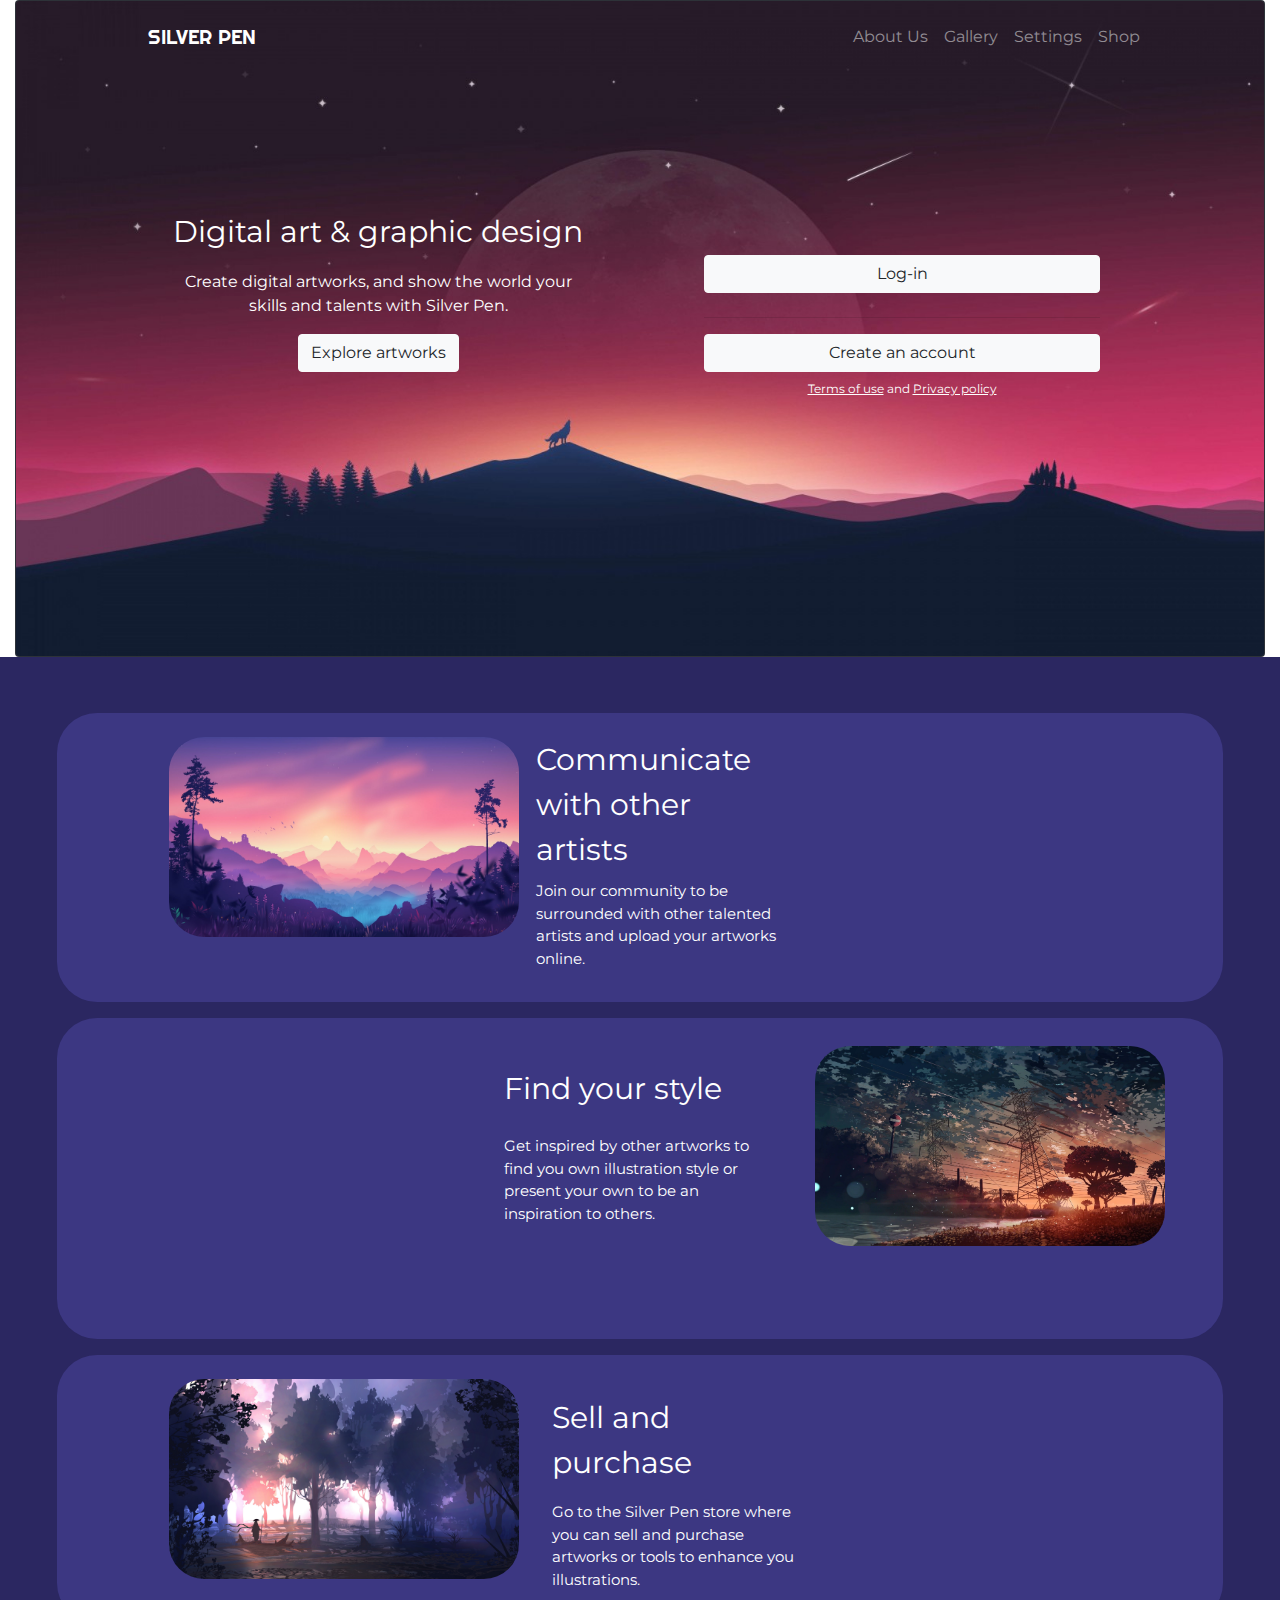
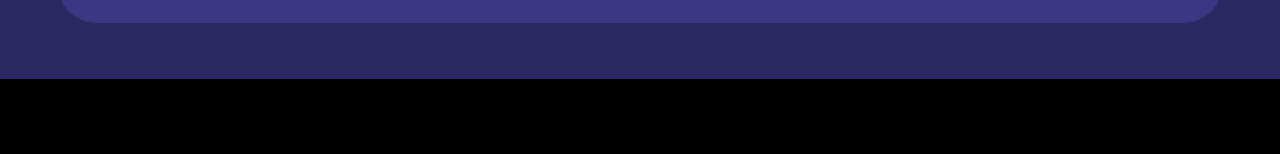
<file: index.html>
<!DOCTYPE html>
<html>
<head>

	<meta charset="utf-8">
	<meta name="viewport" content="width=device-width, initial-scale=1.0, maximum-scale=1.0" >

	<title></title>

	<link rel="stylesheet" type="text/css" href="assets/css/bootstrap.min.css">
	<link rel="stylesheet" type="text/css" href="assets/css/customstyles.css">
	<link rel="stylesheet" href="https://use.fontawesome.com/releases/v5.5.0/css/all.css" integrity="sha384-B4dIYHKNBt8Bc12p+WXckhzcICo0wtJAoU8YZTY5qE0Id1GSseTk6S+L3BlXeVIU" crossorigin="anonymous">
	<link href="https://fonts.googleapis.com/css2?family=Montserrat&family=Righteous&family=Staatliches&display=swap" rel="stylesheet">
	<link href="https://fonts.googleapis.com/css2?family=Montserrat&family=Staatliches&display=swap" rel="stylesheet">

</head>
<body>
	<div class="container-fluid" id="container">

		<div class="row m-0">
			<div class="col-12 lp1imgcol">
				<div class="card bg-dark text-white">
					<img src="assets/img/lpimg1.jpg" class="card-img " alt="Image">
					<div class="landingimg card-img-overlay">
						<nav class="navbar navbar-expand-md navbar-dark">
							<div class="navbar-brand mx-sm-auto mx-auto">
								<ul class="navbar-nav mr-auto">
									<li class="nav-item">
										<a class="nav-link active" href="index.html">
											<div class="webname ml-2">
												SILVER PEN
											</div>
										</a>
									</li>
								</ul>
							</div>

							<button class="navbar-toggler" type="button" data-toggle="collapse" data-target="#navbarSupportedContent" aria-controls="navbarSupportedContent" aria-expanded="false" aria-label="Toggle navigation">
								<span class="navbar-toggler-icon"></span>
							</button>

							<div class="navbar-collapse collapse" id="navbarSupportedContent">
								<ul class="navbar-nav ml-auto">
									<li class="nav-item">
										<a class="nav-link" href="aboutus.html">About Us</a>
									</li>
									<li class="nav-item">
										<a class="nav-link" href="gallery.html">Gallery</a>
									</li>
									<li class="nav-item">
										<a class="nav-link" href="settings.html">Settings</a>
									</li>
									<li class="nav-item">
										<a class="nav-link" href="shop.html">Shop</a>
									</li>
								</ul>
							</div>
						</nav>

						<div class="row no-gutters">
							<div class="column1 col-lg-6 col-md-6 order-lg-1 order-md-1 order-sm-2 order-2">
								<i class="fas fa-pen-nib d-none d-md-block"></i>
								<div class="dagdtext m-3">
									Digital art & graphic design
								</div>
								<p class="landingp mx-5">
									Create digital artworks, and show the world your skills and talents with Silver Pen.
								</p>
								<a href="gallery.html">
									<button class="btn btn-light">
										Explore artworks		
									</button>
								</a>
							</div>

							<div class="column2 col-lg-6 col-md-6 px-5 py-5 order-lg-2 order-md-2 order-sm-1 order-1">
								<div class="col2content mx-3">	
									<i class="fas2 fas fa-pen-nib d-md-none"></i>
									<a href="login.html">
										<button class="btn btn-light my-4 btn-block lpbuttons login">
											Log-in
										</button>
									</a>
									<hr>
									<a href="registration.html">
										<button class="btn btn-light my-1 btn-block lpbuttons">
											Create an account
										</button>
									</a>
									<div class="toupp my-2">
										<a href="" class="toupplink">Terms of use</a>
										and
										<a href="" class="toupplink">Privacy policy</a>
									</div>
								</div>
							</div>
						</div>
					</div>
				</div>
			</div>
		</div>

		<div class="row lprow m-0 p-lg-5 p-sm-3">
			<div class="col-lg-12 col-md-4 col-sm-4 px-sm-4">
				<div class="row lpnestingrow my-2">
					<div class="col lp2cols p-lg-3 ml-lg-5">
						<img src="assets/img/lpimg2.jpg" class="lpimgs mx-lg-5 my-lg-2 my-3" alt="Image">
					</div>

					<div class="w-100 d-block d-lg-none"></div>

					<div class="col lp2cols py-2 mx-lg-5 mx-md-1 mx-3 my-lg-3 my-md-1">
						<div class="lp2coltext ml-lg-5">
							<div class="lp2colmain">
								Communicate with other artists
							</div>
							<p class="lp2colp my-2">
								Join our community to be surrounded with other talented artists and upload your artworks online.
							</p>
						</div>
					</div>

					<div class="w-100 d-block d-lg-none"></div>

					<div class="col lp2cols p-lg-5 py-sm-4 d-none d-sm-inline">
						<i class="fas fa-palette lpicons"></i>
						<i class="fas fa-paint-brush sideicons d-none d-sm-none d-lg-inline"></i>
					</div>
				</div>
			</div>

			<div class="col-lg-12 col-md-4 col-sm-4 px-sm-4">
				<div class="row lpnestingrow my-2 py-4 px-lg-5">
					<div class="col lp2cols py-sm-3 py-lg-4 px-lg-3 ml-lg-5 d-none d-sm-inline">
						<i class="fas fa-coffee lpicons"></i>
						<i class="fas fa-glasses sideicons ml-2 d-none d-sm-none d-lg-inline"></i>
					</div>
					<div class="col lp2cols px-lg-4 mr-sm-5 order-sm-1 d-block d-sm-none">
						<img src="assets/img/lpimg3.jpg" class="lpimgs" alt="Image">
					</div>

					<div class="w-100 d-block d-lg-none"></div>

					<div class="col lpcol2text lp2cols">
						<div class="lp2coltext my-4 px-lg-3">
							<div class="lp2colmain my-3">
								Find your style
							</div>
							<p class="lp2colp my-4">
								Get inspired by other artworks to find you own illustration style or present your own to be an inspiration to others.
							</p>
						</div>
					</div>

					<div class="w-100 d-block d-lg-none"></div>

					<div class="col lp2cols px-lg-4 mr-lg-5 my-md-1 my-sm-3 d-none d-sm-block">
						<img src="assets/img/lpimg3.jpg" class="lpimgs" alt="Image">
					</div>
				</div>
			</div>

			<div class="col-lg-12 col-md-4 col-sm-4 px-sm-4">
				<div class="row lpnestingrow my-2">
					<div class="col lp2cols p-lg-3 ml-lg-5">
						<img src="assets/img/lpimg4.jpg" class="lpimgs mx-lg-5 my-lg-2 my-3" alt="Image">
					</div>

					<div class="w-100 d-block d-lg-none"></div>

					<div class="col lp2cols py-2 mx-lg-5 my-3">
						<div class="lp2coltext ml-lg-5">
							<div class="lp2colmain my-lg-3">
								Sell and purchase
							</div>
							<p class="lp2colp my-2">
								Go to the Silver Pen store where you can sell and purchase artworks or tools to enhance you illustrations.
							</p>
						</div>
					</div>

					<div class="w-100 d-block d-lg-none"></div>

					<div class="col lp2cols p-lg-4 my-md-3 my-sm-4 py-md-3 d-none d-sm-inline">
						<i class="fas fa-desktop lpicons"></i>
						<i class="fas fa-pen sideicons d-none d-sm-none d-lg-inline"></i>
					</div>
				</div>
			</div>
		</div>

		<div class="galleryfooter"></div>

	</div>

	<script src="https://code.jquery.com/jquery-3.5.1.slim.min.js" integrity="sha384-DfXdz2htPH0lsSSs5nCTpuj/zy4C+OGpamoFVy38MVBnE+IbbVYUew+OrCXaRkfj" crossorigin="anonymous"></script>

	<script src="https://cdn.jsdelivr.net/npm/popper.js@1.16.0/dist/umd/popper.min.js" integrity="sha384-Q6E9RHvbIyZFJoft+2mJbHaEWldlvI9IOYy5n3zV9zzTtmI3UksdQRVvoxMfooAo" crossorigin="anonymous"></script>

	<script type="text/javascript" src="assets/js/bootstrap.min.js"></script>

</body>
</html>
</file>
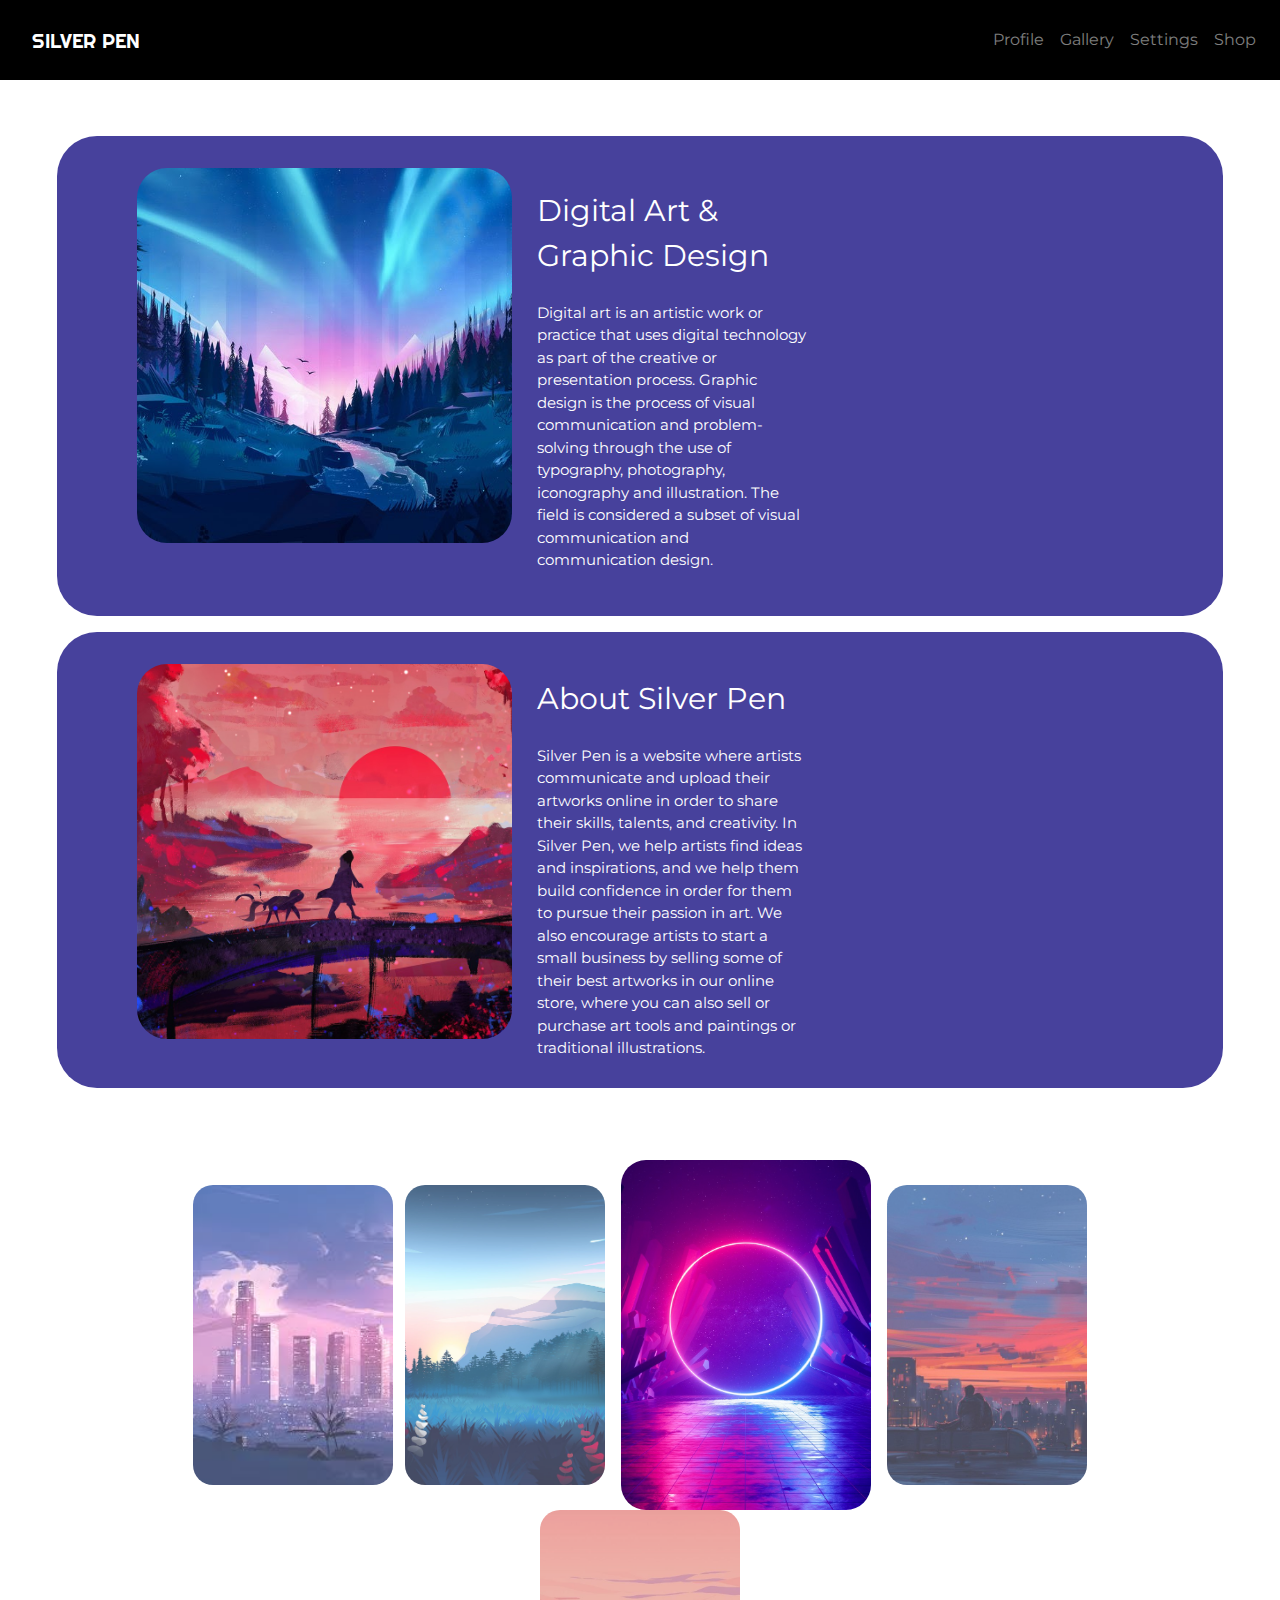
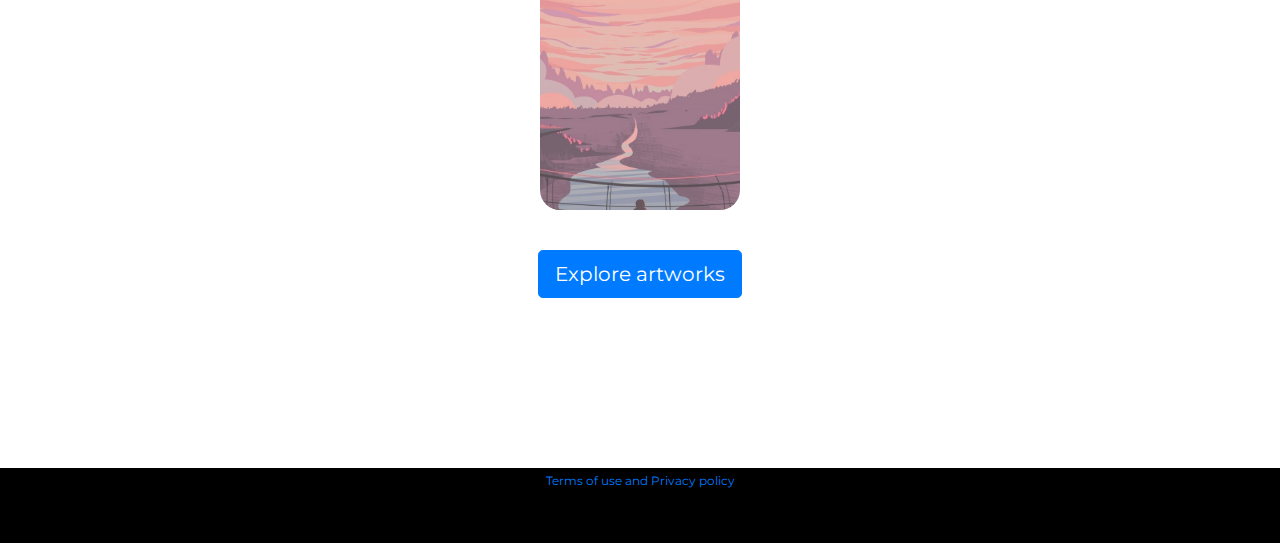
<file: aboutus.html>
<!DOCTYPE html>
<html>
<head>

	<meta charset="utf-8">
	<meta name="viewport" content="width=device-width, initial-scale=1.0, maximum-scale=1.0" >

	<title></title>

	<link rel="stylesheet" type="text/css" href="assets/css/bootstrap.min.css">
	<link rel="stylesheet" type="text/css" href="assets/css/customstyles.css">
	<link rel="stylesheet" href="https://use.fontawesome.com/releases/v5.5.0/css/all.css" integrity="sha384-B4dIYHKNBt8Bc12p+WXckhzcICo0wtJAoU8YZTY5qE0Id1GSseTk6S+L3BlXeVIU" crossorigin="anonymous">
	<link href="https://fonts.googleapis.com/css2?family=Montserrat&family=Righteous&family=Staatliches&display=swap" rel="stylesheet">
	<link href="https://fonts.googleapis.com/css2?family=Montserrat&family=Staatliches&display=swap" rel="stylesheet">

</head>
<body>
	<div class="container-fluid" id="aucontainer">
		
		<nav class="navbar snavbar navbar-expand-md navbar-dark">
			<div class="navbar-brand">
				<ul class="navbar-nav mr-auto">
					<li class="nav-item">
						<a class="nav-link active" href="index.html">
							<i class="fas fa-pen-nib" id="navbaricon"></i>
							<div class="webname ml-2">
								SILVER PEN
							</div>
						</a>
					</li>
				</ul>
			</div>

			<button class="navbar-toggler" type="button" data-toggle="collapse" data-target="#navbarSupportedContent" aria-controls="navbarSupportedContent" aria-expanded="false" aria-label="Toggle navigation">
				<span class="navbar-toggler-icon"></span>
			</button>

			<div class="navbar-collapse collapse" id="navbarSupportedContent">
				<ul class="navbar-nav ml-auto">
					<li class="nav-item">
						<a class="nav-link" href="home.html">Profile</a>
					</li>
					<li class="nav-item">
						<a class="nav-link" href="gallery.html">Gallery</a>
					</li>
					<li class="nav-item">
						<a class="nav-link" href="settings.html">Settings</a>
					</li>
					<li class="nav-item">
						<a class="nav-link" href="shop.html">Shop</a>
					</li>
				</ul>
			</div>
		</nav>

		<div class="row aurow m-0 p-lg-5 p-sm-3">
			<div class="col-lg-12 col-md-6 col-sm-6 px-sm-4">
				<div class="row lpnestingrow my-2" style="background-color: #47419c;">
					<div class="col lp2cols ml-lg-3 p-lg-3">
						<img src="assets/img/auimg1.jpg" class="auimgs mx-lg-5 my-lg-3 my-3" alt="Image">
					</div>

					<div class="w-100 d-block d-lg-none"></div>

					<div class="col lp2cols py-4 mx-lg-5 mx-md-1 mx-3 my-lg-1 my-md-4 my-sm-3">
						<div class="lp2coltext ml-lg-5">
							<div class="lp2colmain my-lg-4">
								Digital Art & Graphic Design
							</div>
							<p class="lp2colp my-3">
								Digital art is an artistic work or practice that uses digital technology as part of the creative or presentation process. Graphic design is the process of visual communication and problem-solving through the use of typography, photography, iconography and illustration. The field is considered a subset of visual communication and communication design. 
							</p>
						</div>
					</div>

					<div class="w-100 d-block d-lg-none"></div>

					<div class="col lp2cols py-lg-5 py-md-4 py-sm-3 d-none d-sm-inline">
						<i class="fas fa-palette lpicons my-lg-5 mx-lg-3"></i>
						<i class="fas fa-paint-brush sideicons d-none d-sm-none d-lg-inline"></i>
					</div>
				</div>
			</div>

			<div class="col-lg-12 col-md-6 col-sm-6 px-sm-4">
				<div class="row lpnestingrow my-2" style="background-color: #47419c;">
					<div class="col lp2cols ml-lg-3 p-lg-3">
						<img src="assets/img/auimg3.jpg" class="auimgs mx-lg-5 my-lg-3 my-3" alt="Image">
					</div>

					<div class="w-100 d-block d-lg-none"></div>

					<div class="col lp2cols py-3 mx-lg-5 my-1">
						<div class="lp2coltext ml-lg-5">
							<div class="lp2colmain my-lg-4">
								About Silver Pen
							</div>
							<p class="lp2colp my-2">
								Silver Pen is a website where artists communicate and upload their artworks online in order to share their skills, talents, and creativity. In Silver Pen, we help artists find ideas and inspirations, and we help them build confidence in order for them to pursue their passion in art. We also encourage artists to start a small business by selling some of their best artworks in our online store, where you can also sell or purchase art tools and paintings or traditional illustrations. 
							</p>
						</div>
					</div>

					<div class="w-100 d-block d-lg-none"></div>

					<div class="col lp2cols py-lg-5 my-md-2 my-sm-4 py-md-3 d-none d-sm-inline">
						<i class="fas fa-desktop lpicons my-lg-5 mx-lg-3"></i>
						<i class="fas fa-pen sideicons d-none d-sm-none d-lg-inline"></i>
					</div>
				</div>
			</div>

			<div class="col-lg-12 col-md-12 col-sm-12 px-sm-4">
				<div class="row aunestingrow my-5 px-lg-3" style="background-color: white;">
					<div class="col aunestingcol aucol">
						<div class="auimgsdiv my-3">
							<img src="assets/img/auimg2.jpg" class="au2imgs mx-lg-1 d-none d-lg-inline" alt="Image">
							<img src="assets/img/auimg5.jpg" class="au2imgs mx-lg-1" alt="Image">
							<img src="assets/img/auimg6.jpg" class="au2mainimg mx-lg-2" alt="Image">
							<img src="assets/img/auimg7.jpg" class="au2imgs mx-lg-1" alt="Image">
							<img src="assets/img/auimg8.jpg" class="au2imgs mx-lg-1 d-none d-lg-inline" alt="Image">
						</div>
						<div class="btndiv">
							<a href="gallery.html">
								<button class="btn btn-primary btn-lg aubtn my-4">Explore artworks</button>
							</a>
						</div>
					</div>
				</div>
			</div>
		</div>

		<div class="setfooter">
			<a href="" class="settingstoupp">Terms of use and Privacy policy</a>
		</div>

	</div>

	<script src="https://code.jquery.com/jquery-3.5.1.slim.min.js" integrity="sha384-DfXdz2htPH0lsSSs5nCTpuj/zy4C+OGpamoFVy38MVBnE+IbbVYUew+OrCXaRkfj" crossorigin="anonymous"></script>

	<script src="https://cdn.jsdelivr.net/npm/popper.js@1.16.0/dist/umd/popper.min.js" integrity="sha384-Q6E9RHvbIyZFJoft+2mJbHaEWldlvI9IOYy5n3zV9zzTtmI3UksdQRVvoxMfooAo" crossorigin="anonymous"></script>

	<script type="text/javascript" src="assets/js/bootstrap.min.js"></script>

</body>
</html>
</file>
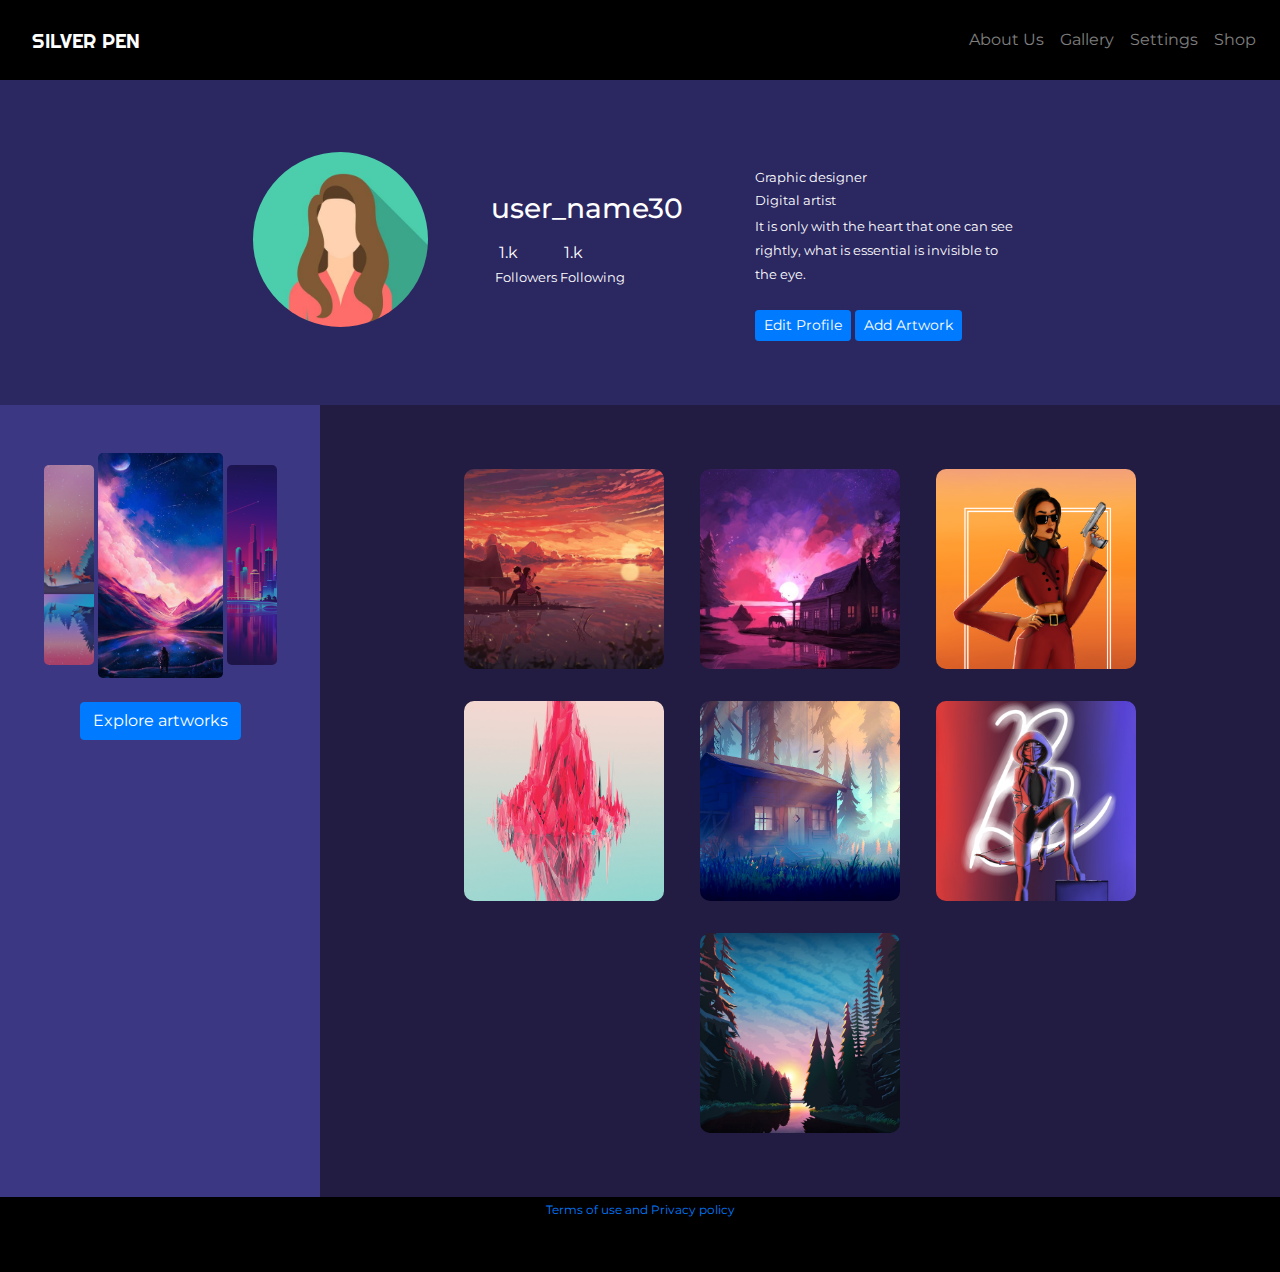
<file: home.html>
<!DOCTYPE html>
<html>
<head>
	
	<meta charset="utf-8">
	<meta name="viewport" content="width=device-width, initial-scale=1.0, maximum-scale=1.0" >

	<title></title>

	<link rel="stylesheet" type="text/css" href="assets/css/bootstrap.min.css">
	<link rel="stylesheet" type="text/css" href="assets/css/customstyles.css">
	<link rel="stylesheet" href="https://use.fontawesome.com/releases/v5.5.0/css/all.css" integrity="sha384-B4dIYHKNBt8Bc12p+WXckhzcICo0wtJAoU8YZTY5qE0Id1GSseTk6S+L3BlXeVIU" crossorigin="anonymous">
	<link href="https://fonts.googleapis.com/css2?family=Montserrat&family=Righteous&family=Staatliches&display=swap" rel="stylesheet">
	<link href="https://fonts.googleapis.com/css2?family=Montserrat&family=Staatliches&display=swap" rel="stylesheet">

</head>
<body>

	<div class="container-fluid" id="container">

		<nav class="navbar snavbar navbar-expand-md navbar-dark">
			<div class="navbar-brand">
				<ul class="navbar-nav mr-auto">
					<li class="nav-item">
						<a class="nav-link active" href="index.html">
							<i class="fas fa-pen-nib" id="navbaricon"></i>
							<div class="webname ml-2">
								SILVER PEN
							</div>
						</a>
					</li>
				</ul>
			</div>

			<button class="navbar-toggler" type="button" data-toggle="collapse" data-target="#navbarSupportedContent" aria-controls="navbarSupportedContent" aria-expanded="false" aria-label="Toggle navigation">
				<span class="navbar-toggler-icon"></span>
			</button>

			<div class="navbar-collapse collapse" id="navbarSupportedContent">
				<ul class="navbar-nav ml-auto">
					<li class="nav-item">
						<a class="nav-link" href="home.html">About Us</a>
					</li>
					<li class="nav-item">
						<a class="nav-link" href="gallery.html">Gallery</a>
					</li>
					<li class="nav-item">
						<a class="nav-link" href="settings.html">Settings</a>
					</li>
					<li class="nav-item">
						<a class="nav-link" href="shop.html">Shop</a>
					</li>
				</ul>
			</div>
		</nav>

		<div class="row m-0 accountrow p-5">
			<div class="col-sm-4 dpcol">
				<img src="assets/img/avatarimg.jpg" class="avatarimg my-lg-4" alt="Image">
			</div>
			<div class="col-lg-3 col-sm-8 accountinfo p-lg-5 p-sm-4">
				<h3 class="my-3">user_name30</h3>
				<div class="ff my-3">
					<div class="row">
						<div class="col-sm-3 ffno mx-1">
							1.k
							<small>Followers</small>
						</div>
						<div class="col-sm-3 ffno mx-1">
							1.k
							<small>Following</small>
						</div>
					</div>
				</div>
			</div>
			<div class="col-lg-3 accountinfo p-lg-3 px-lg-0 px-sm-5">
				<div class="bio my-4">
					<small class="occupations my-1">Graphic designer</small>
					<small class="occupations my-1">Digital artist</small>
					<small class="bioquote">
						It is only with the heart that one can see rightly, what is essential is invisible to the eye.
					</small>
				</div>
				<button class="btn btn-primary btn-sm">
					Edit Profile
				</button>
				<button class="btn btn-primary btn-sm">
					Add Artwork
				</button>
			</div>
			<div class="col-lg-2 accountinfo d-none d-lg-inline">
			</div>
		</div>

		<div class="row m-0 profilemain">
			<div class="col-lg-3 maincol1 py-5">
				<img src="assets/img/profilesideimg2.jpg" class="psimg" alt="Image">
				<img src="assets/img/profilesideimg1.jpg" class="psimgmain" alt="Image">
				<img src="assets/img/profilesideimg3.png" class="psimg" alt="Image">
				<div class="btndiv py-4">
					<a href="gallery.html">
						<button class="btn btn-primary aubtn">Explore artworks</button>
					</a>
				</div>
			</div>
			<div class="col maincol2 py-5">
				<img src="assets/img/profileimg1.jpg" class="profileimgs m-3" alt="Image">
				<img src="assets/img/profileimg2.jpg" class="profileimgs m-3" alt="Image">
				<img src="assets/img/profileimg3.png" class="oc m-3" alt="Image">
				<img src="assets/img/profileimg4.jpg" class="profileimgs m-3" alt="Image">
				<img src="assets/img/profileimg5.jpg" class="profileimgs m-3" alt="Image">
				<img src="assets/img/profileimg6.png" class="oc m-3" alt="Image">
				<img src="assets/img/profileimg7.jpg" class="profileimgs m-3" alt="Image">
			</div>
		</div>

		<div class="pfooter">
			<a href="" class="settingstoupp">Terms of use and Privacy policy</a>
		</div>

	</div>

	<script src="https://code.jquery.com/jquery-3.5.1.slim.min.js" integrity="sha384-DfXdz2htPH0lsSSs5nCTpuj/zy4C+OGpamoFVy38MVBnE+IbbVYUew+OrCXaRkfj" crossorigin="anonymous"></script>

	<script src="https://cdn.jsdelivr.net/npm/popper.js@1.16.0/dist/umd/popper.min.js" integrity="sha384-Q6E9RHvbIyZFJoft+2mJbHaEWldlvI9IOYy5n3zV9zzTtmI3UksdQRVvoxMfooAo" crossorigin="anonymous"></script>

	<script type="text/javascript" src="assets/js/bootstrap.min.js"></script>

</body>
</html>
</file>
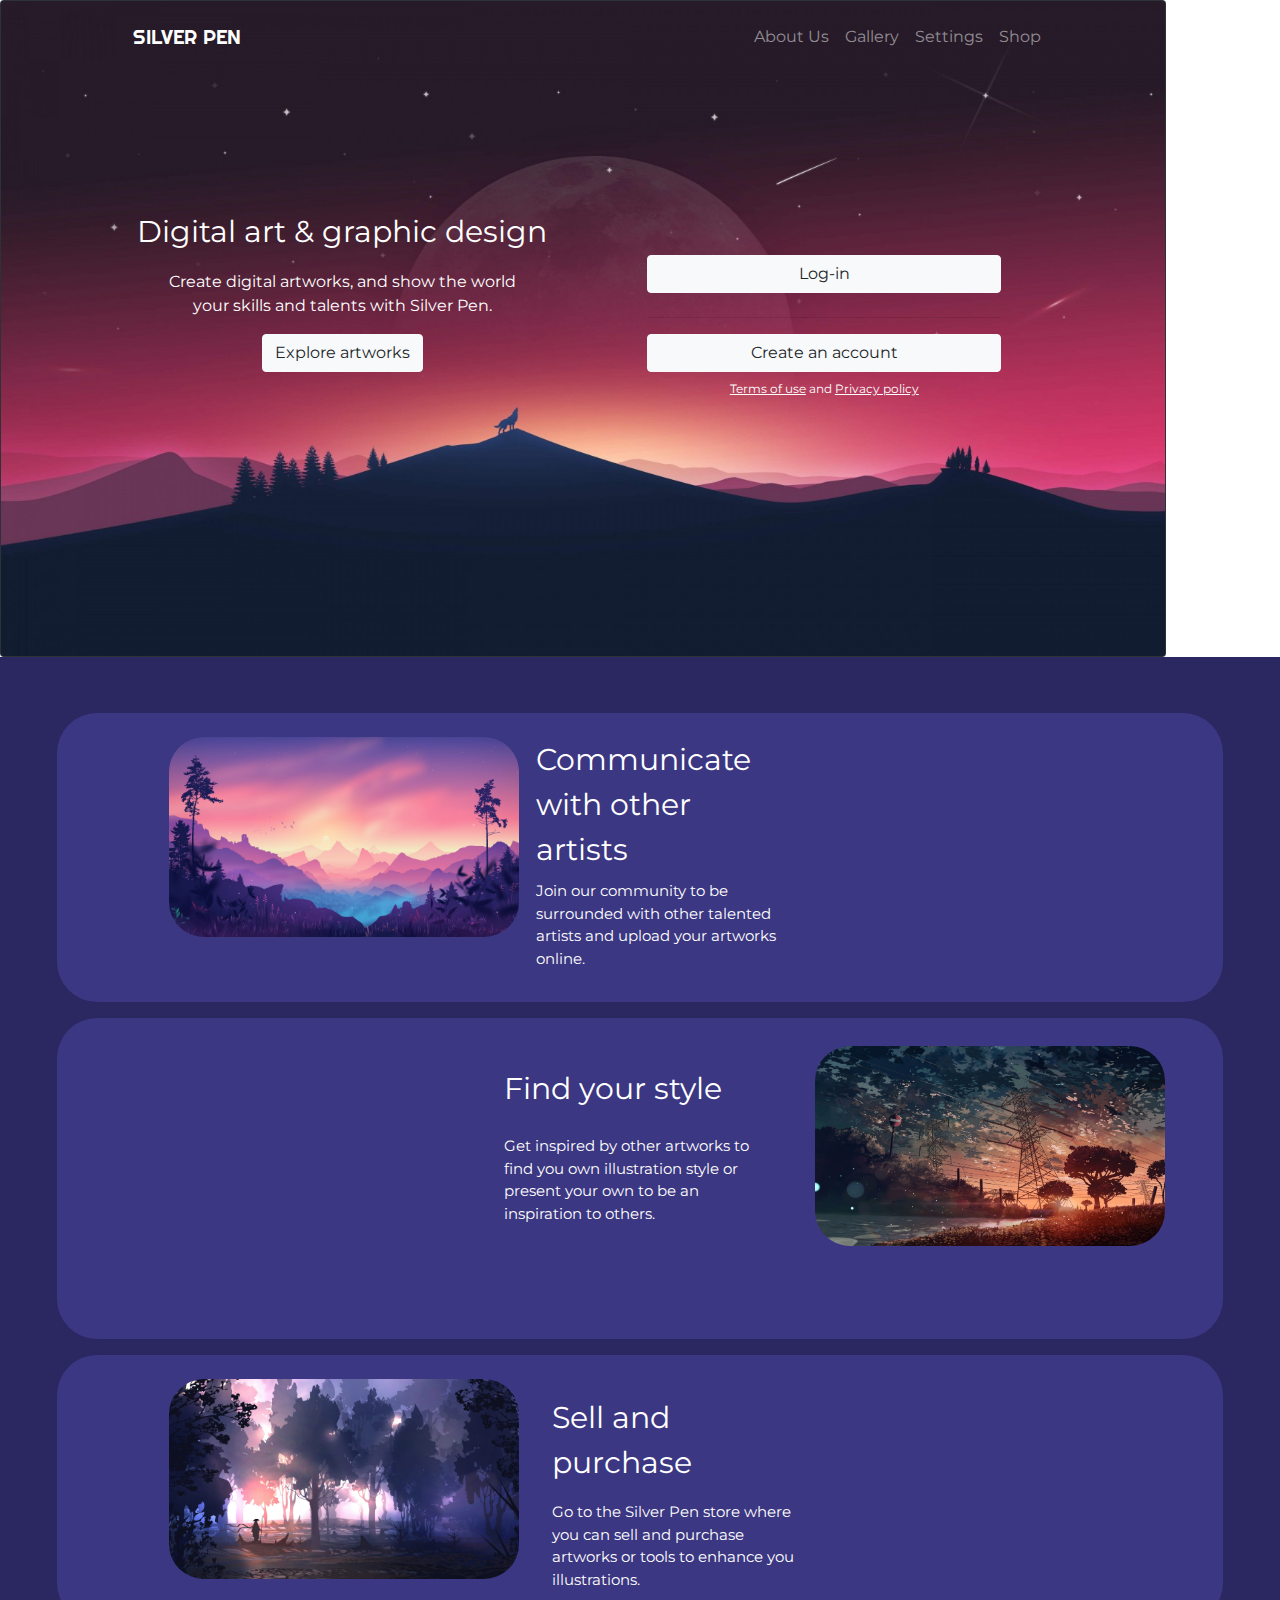
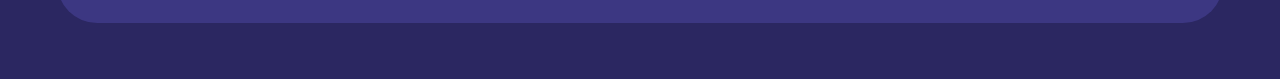
<file: landing.html>
<!DOCTYPE html>
<html>
<head>

	<meta charset="utf-8">
	<meta name="viewport" content="width=device-width, initial-scale=1.0, maximum-scale=1.0" >

	<title></title>

	<link rel="stylesheet" type="text/css" href="assets/css/bootstrap.min.css">
	<link rel="stylesheet" type="text/css" href="assets/css/customstyles.css">
	<link rel="stylesheet" href="https://use.fontawesome.com/releases/v5.5.0/css/all.css" integrity="sha384-B4dIYHKNBt8Bc12p+WXckhzcICo0wtJAoU8YZTY5qE0Id1GSseTk6S+L3BlXeVIU" crossorigin="anonymous">
	<link href="https://fonts.googleapis.com/css2?family=Montserrat&family=Righteous&family=Staatliches&display=swap" rel="stylesheet">
	<link href="https://fonts.googleapis.com/css2?family=Montserrat&family=Staatliches&display=swap" rel="stylesheet">

</head>
<body>
	<div class="container-fluid" id="container">

		<div class="row m-0">
			<div class="card bg-dark text-white">
				<img src="assets/img/lpimg1.jpg" class="card-img " alt="Image">
				<div class="landingimg card-img-overlay">
					<nav class="navbar navbar-expand-md navbar-dark">
						<div class="navbar-brand mx-sm-auto mx-auto">
							<ul class="navbar-nav mr-auto">
								<li class="nav-item">
									<a class="nav-link active" href="landing.html">
										<div class="webname ml-2">
											SILVER PEN
										</div>
									</a>
								</li>
							</ul>
						</div>

						<button class="navbar-toggler" type="button" data-toggle="collapse" data-target="#navbarSupportedContent" aria-controls="navbarSupportedContent" aria-expanded="false" aria-label="Toggle navigation">
							<span class="navbar-toggler-icon"></span>
						</button>

						<div class="navbar-collapse collapse" id="navbarSupportedContent">
							<ul class="navbar-nav ml-auto">
								<li class="nav-item">
									<a class="nav-link" href="aboutus.html">About Us</a>
								</li>
								<li class="nav-item">
									<a class="nav-link" href="gallery.html">Gallery</a>
								</li>
								<li class="nav-item">
									<a class="nav-link" href="settings.html">Settings</a>
								</li>
								<li class="nav-item">
									<a class="nav-link" href="shop.html">Shop</a>
								</li>
							</ul>
						</div>
					</nav>

					<div class="row no-gutters">
						<div class="column1 col-lg-6 col-md-6 order-lg-1 order-md-1 order-sm-2 order-2">
							<i class="fas fa-pen-nib d-none d-md-block"></i>
							<div class="dagdtext m-3">
								Digital art & graphic design
							</div>
							<p class="landingp mx-5">
								Create digital artworks, and show the world your skills and talents with Silver Pen.
							</p>
							<a href="gallery.html">
								<button class="btn btn-light">
									Explore artworks		
								</button>
							</a>
						</div>

						<div class="column2 col-lg-6 col-md-6 px-5 py-5 order-lg-2 order-md-2 order-sm-1 order-1">
							<div class="col2content mx-3">	
								<i class="fas2 fas fa-pen-nib d-md-none"></i>
								<a href="login.html">
									<button class="btn btn-light my-4 btn-block lpbuttons login">
										Log-in
									</button>
								</a>
								<hr>
								<a href="registration.html">
									<button class="btn btn-light my-1 btn-block lpbuttons">
										Create an account
									</button>
								</a>
								<div class="toupp my-2">
									<a href="" class="toupplink">Terms of use</a>
									and
									<a href="" class="toupplink">Privacy policy</a>
								</div>
							</div>
						</div>
					</div>
				</div>
			</div>
		</div>

		<div class="row lprow m-0 p-lg-5 p-sm-3">
			<div class="col-lg-12 col-md-4 col-sm-4 px-sm-4">
				<div class="row lpnestingrow my-2">
					<div class="col lp2cols p-lg-3 ml-lg-5">
						<img src="assets/img/lpimg2.jpg" class="lpimgs mx-lg-5 my-lg-2 my-3" alt="Image">
					</div>

					<div class="w-100 d-block d-lg-none"></div>

					<div class="col lp2cols py-2 mx-lg-5 mx-md-1 mx-3 my-lg-3 my-md-1">
						<div class="lp2coltext ml-lg-5">
							<div class="lp2colmain">
								Communicate with other artists
							</div>
							<p class="lp2colp my-2">
								Join our community to be surrounded with other talented artists and upload your artworks online.
							</p>
						</div>
					</div>

					<div class="w-100 d-block d-lg-none"></div>

					<div class="col lp2cols p-lg-5 py-sm-4 d-none d-sm-inline">
						<i class="fas fa-palette lpicons"></i>
						<i class="fas fa-paint-brush sideicons d-none d-sm-none d-lg-inline"></i>
					</div>
				</div>
			</div>

			<div class="col-lg-12 col-md-4 col-sm-4 px-sm-4">
				<div class="row lpnestingrow my-2 py-4 px-lg-5">
					<div class="col lp2cols py-sm-3 py-lg-4 px-lg-3 ml-lg-5 d-none d-sm-inline">
						<i class="fas fa-coffee lpicons"></i>
						<i class="fas fa-glasses sideicons ml-2 d-none d-sm-none d-lg-inline"></i>
					</div>
					<div class="col lp2cols px-lg-4 mr-sm-5 order-sm-1 d-block d-sm-none">
						<img src="assets/img/lpimg3.jpg" class="lpimgs" alt="Image">
					</div>

					<div class="w-100 d-block d-lg-none"></div>

					<div class="col lpcol2text lp2cols">
						<div class="lp2coltext my-4 px-lg-3">
							<div class="lp2colmain my-3">
								Find your style
							</div>
							<p class="lp2colp my-4">
								Get inspired by other artworks to find you own illustration style or present your own to be an inspiration to others.
							</p>
						</div>
					</div>

					<div class="w-100 d-block d-lg-none"></div>

					<div class="col lp2cols px-lg-4 mr-lg-5 my-md-1 my-sm-3 d-none d-sm-block">
						<img src="assets/img/lpimg3.jpg" class="lpimgs" alt="Image">
					</div>
				</div>
			</div>

			<div class="col-lg-12 col-md-4 col-sm-4 px-sm-4">
				<div class="row lpnestingrow my-2">
					<div class="col lp2cols p-lg-3 ml-lg-5">
						<img src="assets/img/lpimg4.jpg" class="lpimgs mx-lg-5 my-lg-2 my-3" alt="Image">
					</div>

					<div class="w-100 d-block d-lg-none"></div>

					<div class="col lp2cols py-2 mx-lg-5 my-3">
						<div class="lp2coltext ml-lg-5">
							<div class="lp2colmain my-lg-3">
								Sell and purchase
							</div>
							<p class="lp2colp my-2">
								Go to the Silver Pen store where you can sell and purchase artworks or tools to enhance you illustrations.
							</p>
						</div>
					</div>

					<div class="w-100 d-block d-lg-none"></div>

					<div class="col lp2cols p-lg-4 my-md-3 my-sm-4 py-md-3 d-none d-sm-inline">
						<i class="fas fa-desktop lpicons"></i>
						<i class="fas fa-pen sideicons d-none d-sm-none d-lg-inline"></i>
					</div>
				</div>
			</div>
		</div>

	</div>

	<script src="https://code.jquery.com/jquery-3.5.1.slim.min.js" integrity="sha384-DfXdz2htPH0lsSSs5nCTpuj/zy4C+OGpamoFVy38MVBnE+IbbVYUew+OrCXaRkfj" crossorigin="anonymous"></script>

	<script src="https://cdn.jsdelivr.net/npm/popper.js@1.16.0/dist/umd/popper.min.js" integrity="sha384-Q6E9RHvbIyZFJoft+2mJbHaEWldlvI9IOYy5n3zV9zzTtmI3UksdQRVvoxMfooAo" crossorigin="anonymous"></script>

	<script type="text/javascript" src="assets/js/bootstrap.min.js"></script>

</body>
</html>
</file>
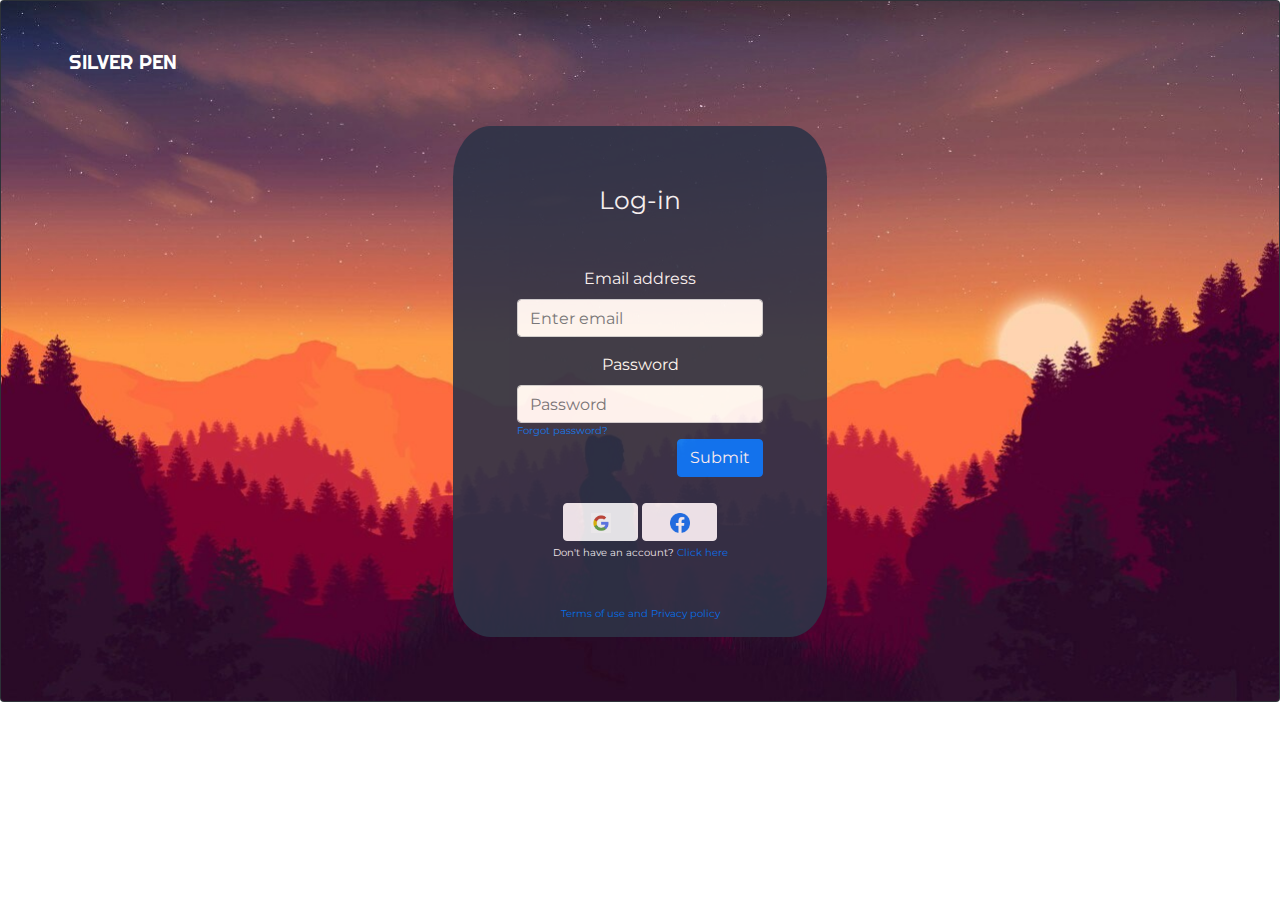
<file: login.html>
<!DOCTYPE html>
<html>
<head>

	<meta charset="utf-8">
	<meta name="viewport" content="width=device-width, initial-scale=1.0, maximum-scale=1.0" >

	<title></title>

	<link rel="stylesheet" type="text/css" href="assets/css/bootstrap.min.css">
	<link rel="stylesheet" type="text/css" href="assets/css/customstyles.css">
	<link rel="stylesheet" href="https://use.fontawesome.com/releases/v5.5.0/css/all.css" integrity="sha384-B4dIYHKNBt8Bc12p+WXckhzcICo0wtJAoU8YZTY5qE0Id1GSseTk6S+L3BlXeVIU" crossorigin="anonymous">
	<link href="https://fonts.googleapis.com/css2?family=Montserrat&family=Righteous&family=Staatliches&display=swap" rel="stylesheet">
	<link href="https://fonts.googleapis.com/css2?family=Montserrat&family=Staatliches&display=swap" rel="stylesheet">

</head>
<body>

	<div class="container-fluid" id="container">

		<div class="card bg-dark text-white">
			<img src="assets/img/loginimg.jpg" class="card-img loginbgimg" alt="Image">
			<div class="loginimg card-img-overlay">
				<nav class="navbar rlnavbar navbar-expand-md navbar-dark">
					<div class="navbar-brand mx-3">
						<ul class="navbar-nav mr-auto">
							<li class="nav-item">
								<a class="nav-link active" href="index.html">
									<i class="fas fa-pen-nib" id="navbaricon"></i>
									<div class="webname ml-2">
										SILVER PEN
									</div>
								</a>
							</li>
						</ul>
					</div>
				</nav>
				<div class="loginbox">
					<div class="loginrow">
						<div class="logincol px-3 py-2">
							<div class="logintext my-5">
								Log-in
							</div>
							<form class="mx-5">
								<div class="form-group">
									<label for="exampleInputEmail1">Email address</label>
									<input type="email" class="form-control" id="exampleInputEmail1" aria-describedby="emailHelp" placeholder="Enter email">
								</div>
								<div class="form-group">
									<label for="exampleInputPassword1">Password</label>
									<input type="password" class="form-control" id="exampleInputPassword1" placeholder="Password">
									<a href="" class="links float-left">Forgot password?</a>
								</div>
								<button type="submit" class="btn btn-primary float-right loginbtn">Submit</button>
								<div class="signuplink links my-1 d-block d-sm-none">
									Don't have an account?
									<a href="registration.html" class="links">Click here</a>
								</div>
								<div class="btns">
									<button type="submit" class="btn btn-light google">
										<img src="assets/img/google.jpg" class="googleicon">
									</button>
									<button type="submit" class="btn btn-light facebook">
										<img src="assets/img/facebook.png" class="fbicon">
									</button>
								</div>
								<div class="signuplink links my-1 d-none d-md-block">
									Don't have an account?
									<a href="registration.html" class="links">Click here</a>
								</div>
							</form>
							<div class="logintoupp d-none d-md-block">
								<a href="" class="links">Terms of use and Privacy policy</a>
							</div>
						</div>
						<div class="signuplink links my-1 d-none d-sm-block d-md-none">
							Don't have an account?
							<a href="registration.html" class="links">Click here</a>
						</div>
					</div>
				</div>

				<div class="footer">
					<div class="logintoupp d-block d-sm-block d-md-none">
						<a href="" class="links">Terms of use and Privacy policy</a>
					</div>
				</div>

			</div>
		</div>

	</body>
	</html>
</file>
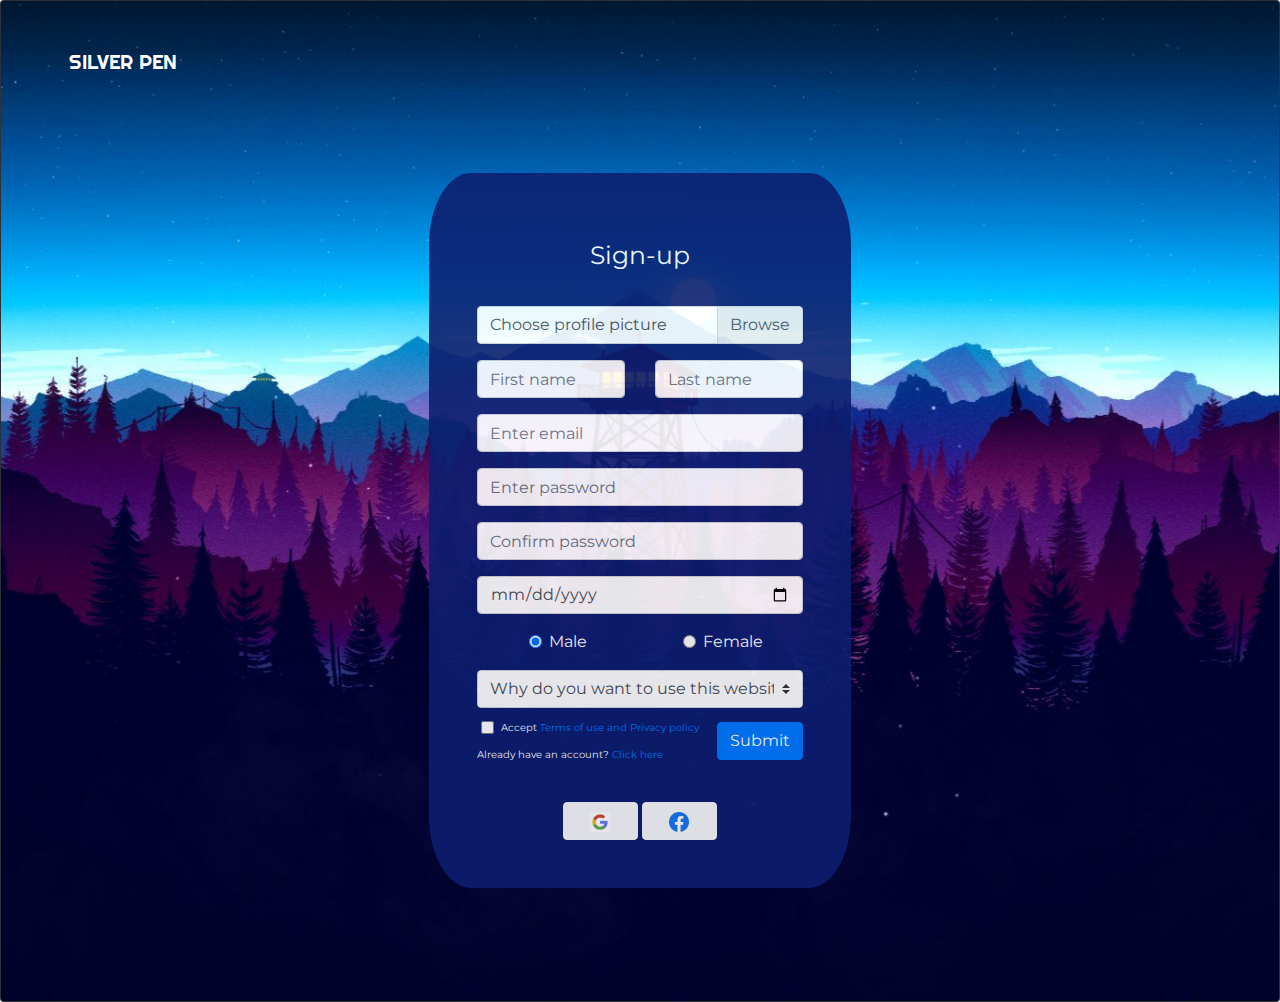
<file: registration.html>
<!DOCTYPE html>
<html>
<head>

	<meta charset="utf-8">
	<meta name="viewport" content="width=device-width, initial-scale=1.0, maximum-scale=1.0" >

	<title></title>

	<link rel="stylesheet" type="text/css" href="assets/css/bootstrap.min.css">
	<link rel="stylesheet" type="text/css" href="assets/css/customstyles.css">
	<link rel="stylesheet" href="https://use.fontawesome.com/releases/v5.5.0/css/all.css" integrity="sha384-B4dIYHKNBt8Bc12p+WXckhzcICo0wtJAoU8YZTY5qE0Id1GSseTk6S+L3BlXeVIU" crossorigin="anonymous">
	<link href="https://fonts.googleapis.com/css2?family=Montserrat&family=Righteous&family=Staatliches&display=swap" rel="stylesheet">
	<link href="https://fonts.googleapis.com/css2?family=Montserrat&family=Staatliches&display=swap" rel="stylesheet">

</head>
<body>

	<div class="container-fluid" id="container">

		<div class="card bg-dark text-white">
			<img src="assets/img/registrationimg.jpg" class="card-img registrationbgimg" alt="Image">
			<div class="registrationimg card-img-overlay">
				<nav class="navbar rlnavbar navbar-expand-md navbar-dark">
					<div class="navbar-brand mx-3">
						<ul class="navbar-nav mr-auto">
							<li class="nav-item">
								<a class="nav-link active" href="index.html">
									<i class="fas fa-pen-nib" id="navbaricon"></i>
									<div class="webname ml-2">
										SILVER PEN
									</div>
								</a>
							</li>
						</ul>
					</div>
				</nav>

				<div class="rbox my-5 py-4">
					<div class="row rrow">
						<div class="col-lg-4 col-md-3 col-sm-2 invisiblecol"></div>
						<div class="col-lg-4 col-md-6 col-sm-8 rcol p-5">
							<div class="signuptext my-3">
								Sign-up
							</div>
							<form>
								<div class="custom-file my-3">
									<div class="chooseimage">
										<input type="file" class="custom-file-input" id="customFile">
										<label class="custom-file-label" for="customFile">Choose profile picture</label>
									</div>
								</div>

								<div class="row">
									<div class="col-sm-6 col-12 firstn">
										<input type="text" class="form-control" placeholder="First name">
									</div>
									<div class="col lastn">
										<input type="text" class="form-control" placeholder="Last name">
									</div>
								</div>

								<div class="email my-3">
									<input placeholder="Enter email" type="email" class="form-control" id="exampleInputEmail1" aria-describedby="emailHelp">
								</div>

								<div class="password">
									<input placeholder="Enter password" type="password" class="form-control" id="exampleInputPassword1">
								</div>

								<div class="confirm my-3">
									<input placeholder="Confirm password" type="password" class="form-control" id="exampleInputPassword1">
								</div>

								<div class="dateofbirth">
									<input type="date" class="form-control">
								</div>

								<div class="gender px-4 my-3">
									<div class="row genderrow">
										<div class="col male mx-5">
											<input class="form-check-input" type="radio" name="exampleRadios" id="exampleRadios1" value="option1" checked>
											<label class="form-check-label" for="exampleRadios1">
												Male
											</label>
										</div>

										<div class="col female">
											<input class="form-check-input" type="radio" name="exampleRadios" id="exampleRadios1" value="option1">
											<label class="form-check-label" for="exampleRadios1">
												Female
											</label>
										</div>
									</div>
								</div>

								<div class="purpose">
									<select class="custom-select" required>
										<option value="1" selected disabled>Why do you want to use this website?</option>
										<option value="2">For Skill Improvement</option>
										<option value="3">For Job Opportunities</option>
										<option value="4">For Hobby</option>
										<option value="5">Other</option>
									</select>
								</div>

								<div class="accepttoupp links mx-4 my-2">
									<input class="form-check-input" type="checkbox" value="" id="defaultCheck1">
									<label class="form-check-label my-1" for="defaultCheck1">
										Accept
										<a href="" class="links">Terms of use and Privacy policy</a>
									</label>
								</div>

								<div class="loginlink links">
									<div class="loginlinkdiv">
										Already have an account?
										<a href="login.html">Click here</a>
									</div>
								</div>

								<div class="submitbtn">
									<button type="submit" class="btn btn-primary float-sm-right registerbtn">Submit</button>
								</div>

								<div class="btns" id="rbtns">
									<button type="submit" class="btn btn-light google">
										<img src="assets/img/google.jpg" class="googleicon">
									</button>
									<button type="submit" class="btn btn-light facebook">
										<img src="assets/img/facebook.png" class="fbicon">
									</button>
								</div>
							</form>
						</div>
					</div>
				</div>
			</div>

			<div class="rfooter"></div>

		</div>

	</body>
	</html>
</file>
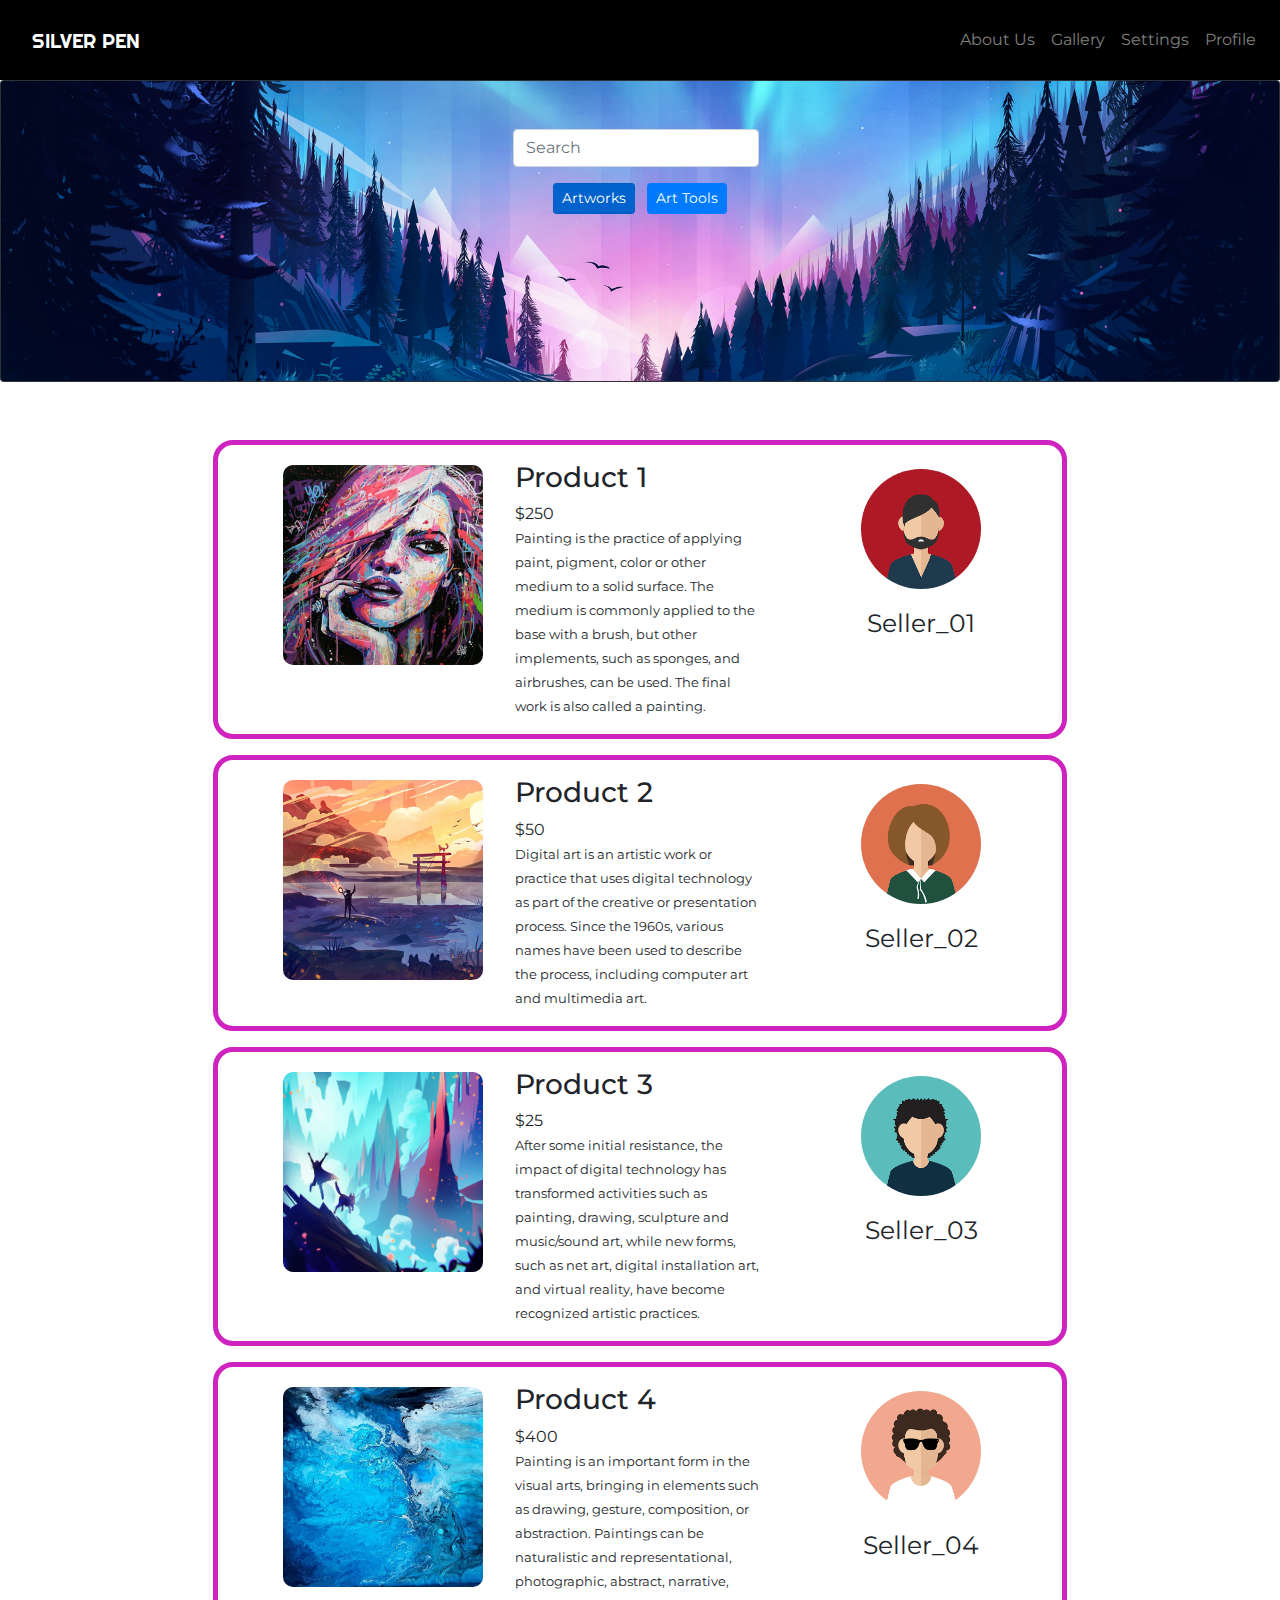
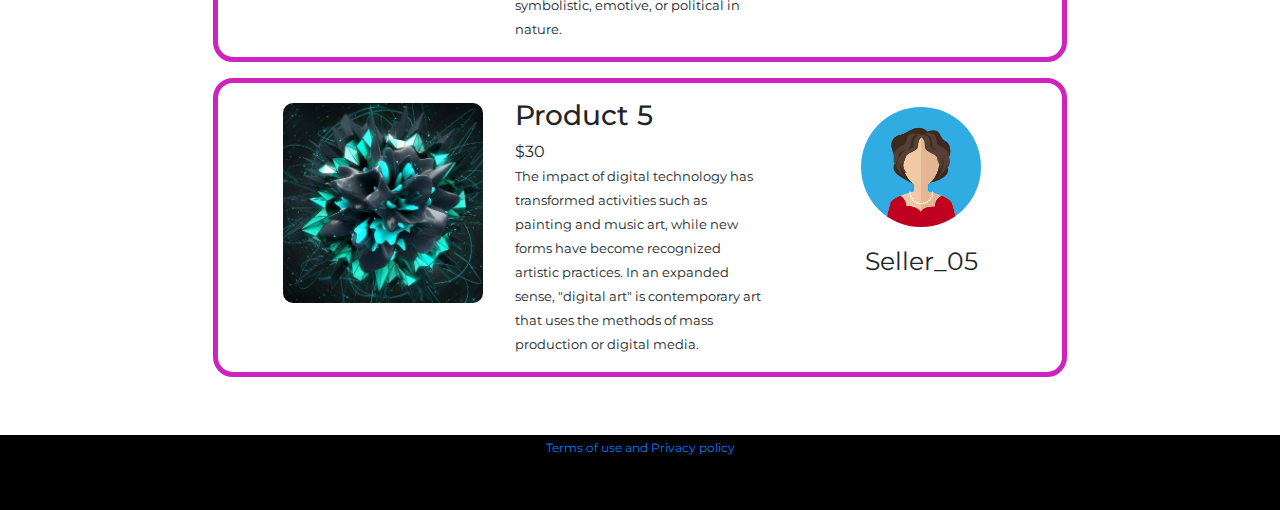
<file: shop.html>
<!DOCTYPE html>
<html>
<head>

	<meta charset="utf-8">
	<meta name="viewport" content="width=device-width, initial-scale=1.0, maximum-scale=1.0" >

	<title></title>

	<link rel="stylesheet" type="text/css" href="assets/css/bootstrap.min.css">
	<link rel="stylesheet" type="text/css" href="assets/css/customstyles.css">
	<link rel="stylesheet" href="https://use.fontawesome.com/releases/v5.5.0/css/all.css" integrity="sha384-B4dIYHKNBt8Bc12p+WXckhzcICo0wtJAoU8YZTY5qE0Id1GSseTk6S+L3BlXeVIU" crossorigin="anonymous">
	<link href="https://fonts.googleapis.com/css2?family=Montserrat&family=Righteous&family=Staatliches&display=swap" rel="stylesheet">
	<link href="https://fonts.googleapis.com/css2?family=Montserrat&family=Staatliches&display=swap" rel="stylesheet">

</head>
<body>

	<div class="continer-fluid" id="shopcontainer">

		<nav class="navbar snavbar navbar-expand-md navbar-dark">
			<div class="navbar-brand">
				<ul class="navbar-nav mr-auto">
					<li class="nav-item">
						<a class="nav-link active" href="index.html">
							<i class="fas fa-pen-nib" id="navbaricon"></i>
							<div class="webname ml-2">
								SILVER PEN
							</div>
						</a>
					</li>
				</ul>
			</div>

			<button class="navbar-toggler" type="button" data-toggle="collapse" data-target="#navbarSupportedContent" aria-controls="navbarSupportedContent" aria-expanded="false" aria-label="Toggle navigation">
				<span class="navbar-toggler-icon"></span>
			</button>

			<div class="navbar-collapse collapse" id="navbarSupportedContent">
				<ul class="navbar-nav ml-auto">
					<li class="nav-item">
						<a class="nav-link" href="aboutus.html">About Us</a>
					</li>
					<li class="nav-item">
						<a class="nav-link" href="gallery.html">Gallery</a>
					</li>
					<li class="nav-item">
						<a class="nav-link" href="settings.html">Settings</a>
					</li>
					<li class="nav-item">
						<a class="nav-link" href="home.html">Profile</a>
					</li>
				</ul>
			</div>
		</nav>

		<div class="row m-0 justify-content-center shopmain">
			<div class="col-12 shopsearchcol">
				<div class="card bg-dark text-white">
					<img src="assets/img/shopbgimg.jpg" class="card-img shopbgimg" alt="Image">
					<div class="card-img-overlay p-5">
						<form class="form-inline my-2 my-lg-0 searchform">
							<input class="form-control mr-sm-2" type="search" placeholder="Search" aria-label="Search">
						</form>
						<div class="shopbtns my-3">
							<a href="shop.html">
								<button class="btn btn-primary btn-sm mx-1 active">
									Artworks
								</button>
							</a>
							<a href="shop2.html">
								<button class="btn btn-primary btn-sm mx-1">
									Art Tools
								</button>
							</a>
						</div>
					</div>
				</div>
			</div>

			<div class="col-8 shopcontent my-2 py-lg-0 py-2">
				<div class="row shopnestingrow">
					<div class="col-lg-4 col-sm-4 productcol p-3 py-lg-3 py-sm-4">
						<img src="assets/img/artwork1.webp" class="artworks my-1" alt="Image">
					</div>
					<div class="col-lg-4 col-sm-8 aboutcol p-3">
						<h3>Product 1</h3>
						<div>$250</div>
						<small>Painting is the practice of applying paint, pigment, color or other medium to a solid surface. The medium is commonly applied to the base with a brush, but other implements, such as sponges, and airbrushes, can be used. The final work is also called a painting.</small>
					</div>
					<div class="col-sm-4 d-none d-sm-block d-lg-none"></div>
					<div class="col-lg-4 col-sm-8 sellercol py-lg-4 py-sm-2">
						<img src="assets/img/seller1.png" class="sellerimg">
						<div class="sellertext my-3">Seller_01</div>
					</div>
				</div>
			</div>
			<div class="col-8 shopcontent my-2 py-lg-0 py-2">
				<div class="row shopnestingrow">
					<div class="col-lg-4 col-sm-4 productcol p-3 py-lg-3 py-sm-4">
						<img src="assets/img/artwork2.jpg" class="artworks my-1" alt="Image">
					</div>
					<div class="col-lg-4 col-sm-8 aboutcol p-3">
						<h3>Product 2</h3>
						<div>$50</div>
						<small>Digital art is an artistic work or practice that uses digital technology as part of the creative or presentation process. Since the 1960s, various names have been used to describe the process, including computer art and multimedia art. </small>
					</div>
					<div class="col-sm-4 d-none d-sm-block d-lg-none"></div>
					<div class="col-lg-4 col-sm-8 sellercol py-lg-4 py-sm-2">
						<img src="assets/img/seller2.png" class="sellerimg">
						<div class="sellertext my-3">Seller_02</div>
					</div>
				</div>
			</div>
			<div class="col-8 shopcontent my-2 py-lg-0 py-2">
				<div class="row shopnestingrow">
					<div class="col-lg-4 col-sm-4 productcol p-3 py-lg-3 py-sm-4">
						<img src="assets/img/artwork3.png" class="artworks my-1" alt="Image">
					</div>
					<div class="col-lg-4 col-sm-8 aboutcol p-3">
						<h3>Product 3</h3>
						<div>$25</div>
						<small>After some initial resistance, the impact of digital technology has transformed activities such as painting, drawing, sculpture and music/sound art, while new forms, such as net art, digital installation art, and virtual reality, have become recognized artistic practices.</small>
					</div>
					<div class="col-sm-4 d-none d-sm-block d-lg-none"></div>
					<div class="col-lg-4 col-sm-8 sellercol py-lg-4 py-sm-2">
						<img src="assets/img/seller3.png" class="sellerimg">
						<div class="sellertext my-3">Seller_03</div>
					</div>
				</div>
			</div>
			<div class="col-8 shopcontent my-2 py-lg-0 py-2">
				<div class="row shopnestingrow">
					<div class="col-lg-4 col-sm-4 productcol p-3">
						<img src="assets/img/artwork4.jpg" class="artworks my-1" alt="Image">
					</div>
					<div class="col-lg-4 col-sm-8 aboutcol p-3">
						<h3>Product 4</h3>
						<div>$400</div>
						<small>Painting is an important form in the visual arts, bringing in elements such as drawing, gesture, composition, or abstraction. Paintings can be naturalistic and representational, photographic, abstract, narrative, symbolistic, emotive, or political in nature.</small>
					</div>
					<div class="col-sm-4 d-none d-sm-block d-lg-none"></div>
					<div class="col-lg-4 col-sm-8 sellercol 
					py-lg-4 py-sm-2">
						<img src="assets/img/seller4.png" class="sellerimg">
						<div class="sellertext my-3">Seller_04</div>
					</div>
				</div>
			</div>
			<div class="col-8 shopcontent my-2 py-lg-0 py-2">
				<div class="row shopnestingrow">
					<div class="col-lg-4 col-sm-4 productcol p-3">
						<img src="assets/img/artwork5.jpg" class="artworks my-1" alt="Image">
					</div>
					<div class="col-lg-4 col-sm-8 aboutcol p-3">
						<h3>Product 5</h3>
						<div>$30</div>
						<small>The impact of digital technology has transformed activities such as painting and music art, while new forms have become recognized artistic practices. In an expanded sense, "digital art" is contemporary art that uses the methods of mass production or digital media.</small>
					</div>
					<div class="col-sm-4 d-none d-sm-block d-lg-none"></div>
					<div class="col-lg-4 col-sm-8 sellercol py-4 py-lg-4 py-sm-2">
						<img src="assets/img/seller5.png" class="sellerimg">
						<div class="sellertext my-3">Seller_05</div>
					</div>
				</div>
			</div>
		</div>

		<div class="sfooter">
			<a href="" class="gallerytoupp">Terms of use and Privacy policy</a>
		</div>

	</div>

	<script src="https://code.jquery.com/jquery-3.5.1.slim.min.js" integrity="sha384-DfXdz2htPH0lsSSs5nCTpuj/zy4C+OGpamoFVy38MVBnE+IbbVYUew+OrCXaRkfj" crossorigin="anonymous"></script>

	<script src="https://cdn.jsdelivr.net/npm/popper.js@1.16.0/dist/umd/popper.min.js" integrity="sha384-Q6E9RHvbIyZFJoft+2mJbHaEWldlvI9IOYy5n3zV9zzTtmI3UksdQRVvoxMfooAo" crossorigin="anonymous"></script>

	<script type="text/javascript" src="assets/js/bootstrap.min.js"></script>

</body>
</html>
</file>
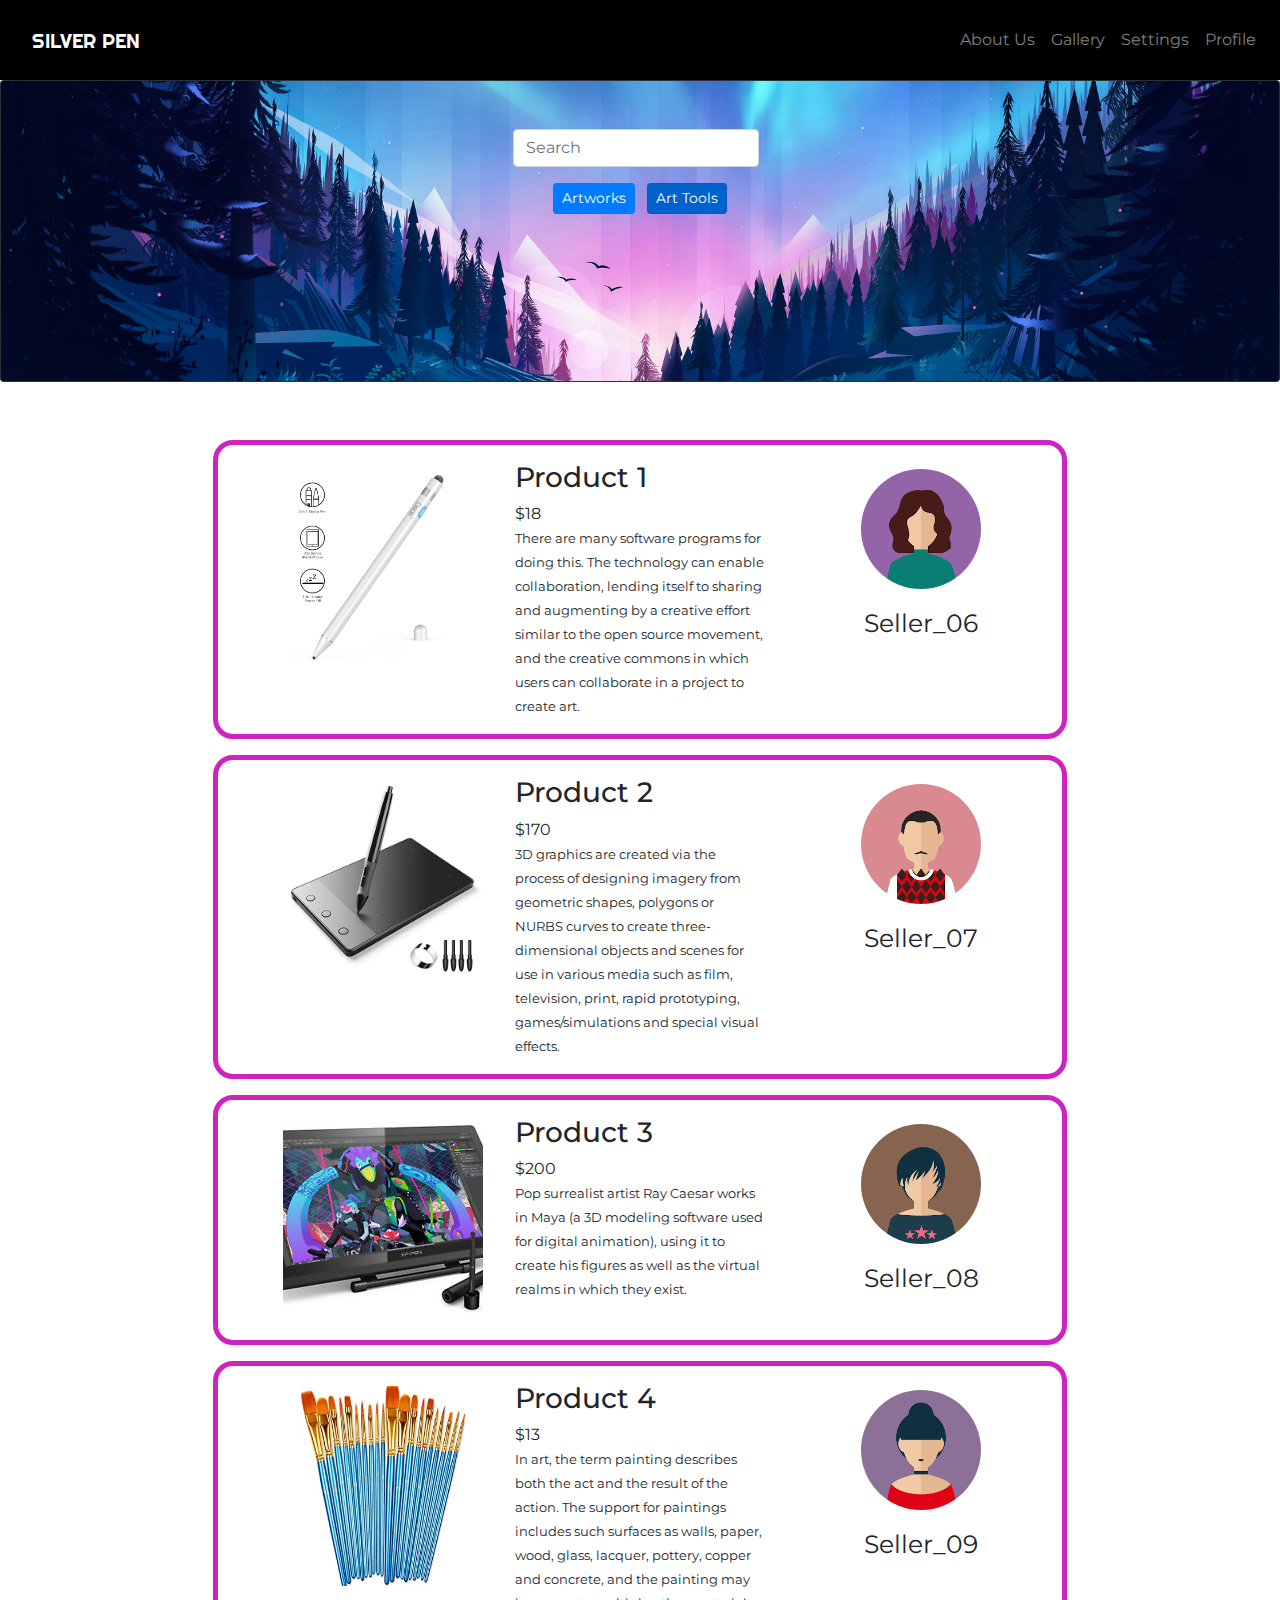
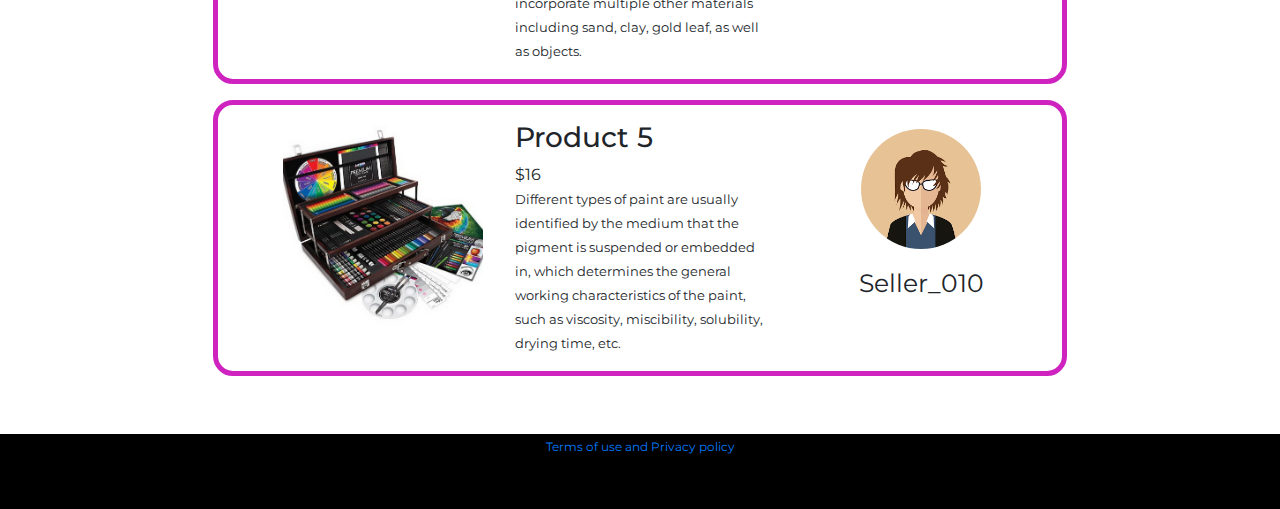
<file: shop2.html>
<!DOCTYPE html>
<html>
<head>

	<meta charset="utf-8">
	<meta name="viewport" content="width=device-width, initial-scale=1.0, maximum-scale=1.0" >

	<title></title>

	<link rel="stylesheet" type="text/css" href="assets/css/bootstrap.min.css">
	<link rel="stylesheet" type="text/css" href="assets/css/customstyles.css">
	<link rel="stylesheet" href="https://use.fontawesome.com/releases/v5.5.0/css/all.css" integrity="sha384-B4dIYHKNBt8Bc12p+WXckhzcICo0wtJAoU8YZTY5qE0Id1GSseTk6S+L3BlXeVIU" crossorigin="anonymous">
	<link href="https://fonts.googleapis.com/css2?family=Montserrat&family=Righteous&family=Staatliches&display=swap" rel="stylesheet">
	<link href="https://fonts.googleapis.com/css2?family=Montserrat&family=Staatliches&display=swap" rel="stylesheet">

</head>
<body>

	<div class="continer-fluid" id="shopcontainer">

		<nav class="navbar snavbar navbar-expand-md navbar-dark">
			<div class="navbar-brand">
				<ul class="navbar-nav mr-auto">
					<li class="nav-item">
						<a class="nav-link active" href="index.html">
							<i class="fas fa-pen-nib" id="navbaricon"></i>
							<div class="webname ml-2">
								SILVER PEN
							</div>
						</a>
					</li>
				</ul>
			</div>

			<button class="navbar-toggler" type="button" data-toggle="collapse" data-target="#navbarSupportedContent" aria-controls="navbarSupportedContent" aria-expanded="false" aria-label="Toggle navigation">
				<span class="navbar-toggler-icon"></span>
			</button>

			<div class="navbar-collapse collapse" id="navbarSupportedContent">
				<ul class="navbar-nav ml-auto">
					<li class="nav-item">
						<a class="nav-link" href="aboutus.html">About Us</a>
					</li>
					<li class="nav-item">
						<a class="nav-link" href="gallery.html">Gallery</a>
					</li>
					<li class="nav-item">
						<a class="nav-link" href="settings.html">Settings</a>
					</li>
					<li class="nav-item">
						<a class="nav-link" href="home.html">Profile</a>
					</li>
				</ul>
			</div>
		</nav>

		<div class="row m-0 justify-content-center shopmain">
			<div class="col-12 shopsearchcol">
				<div class="card bg-dark text-white">
					<img src="assets/img/shopbgimg.jpg" class="card-img shopbgimg" alt="Image">
					<div class="card-img-overlay p-5">
						<form class="form-inline my-2 my-lg-0 searchform">
							<input class="form-control mr-sm-2" type="search" placeholder="Search" aria-label="Search">
						</form>
						<div class="shopbtns my-3">
							<a href="shop.html">
								<button class="btn btn-primary btn-sm mx-1">
									Artworks
								</button>
							</a>
							<a href="shop2.html">
								<button class="btn btn-primary btn-sm mx-1 active">
									Art Tools
								</button>
							</a>
						</div>
					</div>
				</div>
			</div>

			<div class="col-8 shopcontent my-2 py-lg-0 py-2">
				<div class="row shopnestingrow">
					<div class="col-lg-4 col-sm-4 productcol p-3 py-lg-3 py-sm-4">
						<img src="assets/img/art-tool1.jpg" class="artworks my-1" alt="Image">
					</div>
					<div class="col-lg-4 col-sm-8 aboutcol p-3">
						<h3>Product 1</h3>
						<div>$18</div>
						<small>There are many software programs for doing this. The technology can enable collaboration, lending itself to sharing and augmenting by a creative effort similar to the open source movement, and the creative commons in which users can collaborate in a project to create art.</small>
					</div>
					<div class="col-sm-4 d-none d-sm-block d-lg-none"></div>
					<div class="col-lg-4 col-sm-8 sellercol py-lg-4 py-sm-2">
						<img src="assets/img/seller6.png" class="sellerimg">
						<div class="sellertext my-3">Seller_06</div>
					</div>
				</div>
			</div>
			<div class="col-8 shopcontent my-2 py-lg-0 py-2">
				<div class="row shopnestingrow">
					<div class="col-lg-4 col-sm-4 productcol p-3 py-lg-3 py-sm-4">
						<img src="assets/img/art-tool2.jpg" class="artworks my-1" alt="Image">
					</div>
					<div class="col-lg-4 col-sm-8 aboutcol p-3">
						<h3>Product 2</h3>
						<div>$170</div>
						<small>3D graphics are created via the process of designing imagery from geometric shapes, polygons or NURBS curves to create three-dimensional objects and scenes for use in various media such as film, television, print, rapid prototyping, games/simulations and special visual effects.</small>
					</div>
					<div class="col-sm-4 d-none d-sm-block d-lg-none"></div>
					<div class="col-lg-4 col-sm-8 sellercol py-lg-4 py-sm-2">
						<img src="assets/img/seller7.png" class="sellerimg">
						<div class="sellertext my-3">Seller_07</div>
					</div>
				</div>
			</div>
			<div class="col-8 shopcontent my-2 py-lg-0 py-2">
				<div class="row shopnestingrow">
					<div class="col-lg-4 col-sm-4 productcol p-3 py-lg-3 py-sm-4">
						<img src="assets/img/art-tool3.jpg" class="artworks my-1" alt="Image">
					</div>
					<div class="col-lg-4 col-sm-8 aboutcol p-3">
						<h3>Product 3</h3>
						<div>$200</div>
						<small>Pop surrealist artist Ray Caesar works in Maya (a 3D modeling software used for digital animation), using it to create his figures as well as the virtual realms in which they exist.</small>
					</div>
					<div class="col-sm-4 d-none d-sm-block d-lg-none"></div>
					<div class="col-lg-4 col-sm-8 sellercol py-lg-4 py-sm-2">
						<img src="assets/img/seller8.png" class="sellerimg">
						<div class="sellertext my-3">Seller_08</div>
					</div>
				</div>
			</div>
			<div class="col-8 shopcontent my-2 py-lg-0 py-2">
				<div class="row shopnestingrow">
					<div class="col-lg-4 col-sm-4 productcol p-3">
						<img src="assets/img/art-tool4.jpg" class="artworks my-1" alt="Image">
					</div>
					<div class="col-lg-4 col-sm-8 aboutcol p-3">
						<h3>Product 4</h3>
						<div>$13</div>
						<small>In art, the term painting describes both the act and the result of the action. The support for paintings includes such surfaces as walls, paper, wood, glass, lacquer, pottery, copper and concrete, and the painting may incorporate multiple other materials including sand, clay, gold leaf, as well as objects.</small>
					</div>
					<div class="col-sm-4 d-none d-sm-block d-lg-none"></div>
					<div class="col-lg-4 col-sm-8 sellercol 
					py-lg-4 py-sm-2">
						<img src="assets/img/seller9.png" class="sellerimg">
						<div class="sellertext my-3">Seller_09</div>
					</div>
				</div>
			</div>
			<div class="col-8 shopcontent my-2 py-lg-0 py-2">
				<div class="row shopnestingrow">
					<div class="col-lg-4 col-sm-4 productcol p-3">
						<img src="assets/img/art-tool5.jpg" class="artworks my-1" alt="Image">
					</div>
					<div class="col-lg-4 col-sm-8 aboutcol p-3">
						<h3>Product 5</h3>
						<div>$16</div>
						<small>Different types of paint are usually identified by the medium that the pigment is suspended or embedded in, which determines the general working characteristics of the paint, such as viscosity, miscibility, solubility, drying time, etc.</small>
					</div>
					<div class="col-sm-4 d-none d-sm-block d-lg-none"></div>
					<div class="col-lg-4 col-sm-8 sellercol py-4 py-lg-4 py-sm-2">
						<img src="assets/img/seller10.png" class="sellerimg">
						<div class="sellertext my-3">Seller_010</div>
					</div>
				</div>
			</div>
		</div>

		<div class="sfooter">
			<a href="" class="gallerytoupp">Terms of use and Privacy policy</a>
		</div>

	</div>

	<script src="https://code.jquery.com/jquery-3.5.1.slim.min.js" integrity="sha384-DfXdz2htPH0lsSSs5nCTpuj/zy4C+OGpamoFVy38MVBnE+IbbVYUew+OrCXaRkfj" crossorigin="anonymous"></script>

	<script src="https://cdn.jsdelivr.net/npm/popper.js@1.16.0/dist/umd/popper.min.js" integrity="sha384-Q6E9RHvbIyZFJoft+2mJbHaEWldlvI9IOYy5n3zV9zzTtmI3UksdQRVvoxMfooAo" crossorigin="anonymous"></script>

	<script type="text/javascript" src="assets/js/bootstrap.min.js"></script>

</body>
</html>
</file>
<file: assets/css/customstyles.css>
* {
	padding: 0px;
	margin: 0px;
	box-sizing: border-box;
	font-family: 'Montserrat', sans-serif;
}

.container-fluid {
	padding-right: 0; 
	padding-left: 0;
	margin-right: auto;
	margin-left: auto;
}

.navbar {
	/*border: 1px solid white;*/	
}

.navbar-brand {
	/*margin: 0 auto !important;*/
}

.navbar-toggler {
	margin-left: -50px;
}

#navbaricon {
	font-size: 25px;
	color: white;
}

.webname {
	font-family: 'Righteous', cursive;
	display: inline-block;
}

.fas {
	font-size: 50px;
}

.fas2 {
	margin-top: -50px;
}

.landingimg {
	padding: 0px 100px 75px 100px;
}

.column1 {
	/*border: 1px solid white;*/
	text-align: center;
	margin-top: 120px;
}

.column2 {
	/*border: 1px solid white;*/
	text-align: center;
	margin-top: 110px;
}

.dagdtext {
	font-size: 30px;
}

.card-img {
	object-fit: cover;
	object-position: 50% 37%;
	height: 655px;
}

.logintext {
	font-size: 20px;
}

.toupp {
	font-size: 12px;
}

.toupplink {
	color: white;
	text-decoration: underline;
}

/*Login Page*/

.loginbgimg {
	height: 700px;
}

.loginimg {
	text-align: center;
}

.loginbox {
	display: inline-block;
	margin-top: 25px;
}

.logincol {
	background-color: #2e3347;
	border-radius: 10%;
	opacity: 90%;
}

.logintext {
	color: white;
	font-size: 25px;
	text-align: center;
}

.links {
	font-size: 10px;
}

.googleicon {
	width: 20px;
}

.fbicon {
	width: 20px;
}

.google {
	width: 75px;
}

.facebook {
	width: 75px;
}

.btns {
	margin-top: 80px;
}

.logintoupp {
	margin-top: 40px;
	margin-bottom: 5px;
}

.lprow {
	background-color: #2b2761;
}

.lpnestingrow {
	background-color: #3c3782;
	border-radius: 40px;
}

.lpimgs {
	object-fit: cover;
	width:350px;
	height: 200px;
	border-radius: 35px;
}

.lp2coltext {
	color: white;
	text-align: left;
}

.lp2colmain {
	font-size: 30px;
}

.lp2colp {
	font-size: 15px;
}

.lp2cols {
	/*border: 1px white solid;*/
}

.lpicons {
	font-size: 150px;
	background:-moz-linear-gradient(top, #e72c83 0%, #a742c6 100%); 
	background: -webkit-linear-gradient(top, #e72c83 0%,#a742c6 100%); 
	background: linear-gradient(to bottom, #e72c83 0%,#a742c6 100%);
	-webkit-background-clip: text;
	-moz-background-clip: text;
	background-clip: text;
	-webkit-text-fill-color:transparent;
}

.sideicons {
	font-size: 75px;
	background:-moz-linear-gradient(top, #e72c83 0%, #a742c6 100%); 
	background: -webkit-linear-gradient(top, #e72c83 0%,#a742c6 100%); 
	background: linear-gradient(to bottom, #e72c83 0%,#a742c6 100%);
	-webkit-background-clip: text;
	-moz-background-clip: text;
	background-clip: text;
	-webkit-text-fill-color:transparent;
}

/*Registration Page*/

.registrationbgimg {
	height: 1000px;
}

.rrow {
	/*border: 1px solid white;*/
}

.rcol {
	/*border: 1px solid white;*/
	background-color: #0d1f70;
	border-radius: 10%;
	opacity: 90%;
}

.signuptext {
	font-size: 25px;
	color: white;
	text-align: center;
}

.submitbtn {
	margin-top: -40px;
}

.btns {
	text-align: center;
}

/*Settings*/

.snavbar {
	background-color: black;
}

.search {
	text-align: center;
}

.searchbar {
	border: 2px black solid;
	border-radius: 5px;
}

.setcols {
	border: 4px black solid;
	border-radius: 20px;
	text-align: center;
}

.icons {
	background:-moz-linear-gradient(top, #e72c83 0%, #a742c6 100%); 
	background: -webkit-linear-gradient(top, #e72c83 0%,#a742c6 100%); 
	background: linear-gradient(to bottom, #e72c83 0%,#a742c6 100%);
	-webkit-background-clip: text;
	-moz-background-clip: text;
	background-clip: text;
	-webkit-text-fill-color:transparent;
}

.languageicon {
	font-size: 100px;
}

.eliicon {
	font-size: 80px;
}

.bellicon {
	font-size: 80px;
}

.billicon {
	font-size: 85px;
}

.rapicon {
	font-size: 80px;
}

.helpicon {
	font-size: 80px;
}

.setfooter {
	background-color: black;
	height: 75px;
	margin-top: 50px;
	text-align: center;
}

.settingstoupp {
	font-size: 12px;
}

/*About Us*/

.auimgs {
	object-fit: cover;
	width: 375px;
	height: 375px;
	border-radius: 30px;
}

.au2mainimg {
	object-fit: cover;
	width: 250px;
	height: 350px;
	border-radius: 25px;
}

.au2imgs {
	object-fit: cover;
	width: 200px;
	height: 300px;
	opacity: 75%;
	border-radius: 20px;
}

.aunestingcol {
	/*border: 1px black solid;*/
	text-align: center;
}

.auimgsdiv {
	display: inline-block;
}

/*Gallery*/

.gallerymain {
	background-color: #2b2761;
}

.searchcol {
	text-align: center;
}

.searchform {
	display: inline-block;
}

.imgscol {
	text-align: center;
}

.galleryimgs {
	width: 273px;
	height: 275px;
	object-fit: cover;
	object-position: 50% 50%;
	border-radius: 20px;
	border: 1px solid white;
}

.gallerycards {
	width: 275px;
	margin: 15px;
	border-radius: 20px;
	display: inline-block;
	color: white;
	font-size: 20px;
	text-align: left;
}

.galleryfooter {
	background-color: black;
	height: 75px;
	text-align: center;
}

.gallerytoupp {
	font-size: 12px;
}

/*Profile*/

.accountrow {
	background-color: #2b2761;
}

.dpcol {
	/*border: 1px solid white;*/
	text-align: right;
}

.accountinfo {
	/*border: 1px solid white;*/
}

.avatarimg {
	object-fit: cover;
	width: 175px;
	height: 175px;
	border-radius: 50%;
}

.accountinfo {
	color: white;
}

.ffno {
	/*border: 1px solid white;*/
	text-align: center;
}

.occupations {
	display: block;
}

.fa-pencil-alt {
	font-size: 20px;
}

.maincol1 {
	background-color: #3c3782;
}

.maincol1 {
	text-align: center;
}

.psimgmain {
	width: 125px;
	height: 225px;
	object-fit: cover;
	border-radius: 5px;
}

.psimg {
	width: 50px;
	height: 200px;
	object-fit: cover;
	border-radius: 5px;
	opacity: 60%;
}

.maincol2 {
	background-color: #221c42;
	text-align: center;
}

.profileimgs {
	width: 200px;
	height: 200px;
	object-fit: cover;
	object-position: 50% 50%;
	border-radius: 10px;
}

.oc {
	width: 200px;
	height: 200px;
	object-fit: cover;
	object-position: 50% 20%;
	border-radius: 10px;
}

.pfooter {
	background-color: black;
	height: 75px;
	text-align: center;
}

/*Shop*/

/*#shopcontainer {
	margin-left: -15px;
	margin-right: -15px;
}*/

.shopbgimg {
	object-fit: cover;
	height: 300px;
}

.shopsearchcol {
	/*border: 2px black solid;*/
	text-align: center;
	margin-bottom: 50px;
	padding-right: 0; 
	padding-left: 0;
	margin-right: auto;
	margin-left: auto;
}

.shopcontent {
	border: 5px #cf23c0 solid;
	border-radius: 20px;
}

.productcol {
	/*border: 2px black solid;*/
	text-align: right;
}

.aboutcol {
	/*border: 2px black solid;*/
}

.sellercol {
	/*border: 2px black solid;*/
	text-align: center;
	font-size: 25px;
}

.artworks {
	width: 200px;
	height: 200px;
	object-position: 50% 50%;
	object-fit: cover;
	border-radius: 10px;
}

.sellerimg {
	width: 120px;
	height: 120px;
	border-radius: 50%;
}

.sfooter {
	background-color: black;
	height: 75px;
	text-align: center;
	margin-top: 50px;
}

/**/

@media only screen and (max-width: 992px) {
	.card-img {
		height: 800px;
	}
}

@media only screen and (max-width: 1050px) {
	.col2content {
		margin-top: 50px;
	}

	.registrationbgimg {
		height: 950px;
	}

	.lp2cols {
		text-align: center;
	}

	.lpimgs {
		width: 190px;
		height: 125px;
	}

	.lp2colmain {
		font-size: 25px;
	}

	.lpicons {
		font-size: 125px;
	}

	.auimgs {
		width: 350px;
	}

	.au2imgs {
		width: 175px;
		height: 275px;
	}

	.au2mainimg {
		width: 200px;
		height: 325px;
	}

	.shopbgimg {
		object-fit: cover;
		height: 300px;
	}

	.artworks {
		width: 150px;
		height: 150px;
		object-fit: cover;
		position: 50% 50%;
		border-radius: 10px;
	}

	.sellerimg {
		width: 40px;
		height: 40px;
	}

	.sellertext {
		font-size: 20px;
		display: inline;
	}

	.sellercol {
		text-align: left;
	}
}

@media only screen and (max-width: 768px) {
	.column1 {
		margin-top: 50px;
	}

	.column2 {
		margin-top: 15px;
	}

	.fas2 {
		margin-bottom: 35px;
	}

	.navbar {
		background-color: black;
	}

	.rlnavbar {
		margin: -20px;
	}

	.footer {
		background-color: black;
		height: 75px;
		margin-top: 86px;
		margin-left: -25px;
		margin-right: -21px;
	}

	.loginbox {
		margin-top: 85px;
	}

	.loginbtn {
		margin-top: 15px;
		width: 240px; 
	}

	.btns {
		margin-bottom: 55px;
	}

	#rbtns {
		margin-bottom: 20px;
	}

	.accepttoupp {
		padding-right: 75px;
	}

	.loginlink {
		padding-right: 75px;
	}

	.registrationbgimg {
		height: 950px;
	}

	.rfooter {
		background-color: black;
		height: 75px;
	}

	.genderrow {
		margin-left: -45px;
	}

	.rcol {
		border-radius: 5%;
	}

	.auimgs {
		width: 250px;
	}

	.au2imgs {
		width: 150px;
		height: 250px;
	}

	.au2mainimg {
		width: 175px;
		height: 300px;
	}
}


@media only screen and (max-width: 576px) {
	.dagdtext {
		font-size: 23px;
	}

	.fas {
		font-size: 40px;
	}

	.landingimg {
		padding: 0px 0px 0px 0px;
	}

	.column1 {
		margin-top: 10px;
	}

	.column2 {
		margin-top: 10px;
	}

	.lpimgs {
		width: 330px;
	}

	.lp2cols {
		text-align: center;
	}

	.loginbox {
		width: 325px;
		margin-top: 50px;
	}

	.loginbtn {
		width: 200px;
	}

	.logincol {
		background-color: transparent;
	}

	.footer {
		margin-top: 80px;
	}

	.btns {
		margin-top: 20px;
	}

	.loginbgimg {
		height: 725px;
	}

	.rcol {
		background-color: transparent;
	}

	.registrationbgimg {
		height: 975px;
	}

	#rbtns {
		margin-top: 40px; 
	}

	.firstn {
		margin-bottom: 10px;
	}

	.registerbtn {
		width: 100%;
		transform: translateY(20px);
	}

	.loginlink {
		transform: translateY(115px);
		padding-left: 80px;
	}

	.searchbar {
		width: 300px;
		height: 40px;
	}

	.icons {
		font-size: 60px;
		margin-right: 225px;
	}

	.settingstext {
		font-size: 22px;
		font-weight: bold;
		margin-left: 120px;
		margin-top: -45px;
	}

	.billicon {
		margin-top: 10px;
		font-size: 45px;
	}

	.languageicon {
		font-size: 45px;
		margin-top: 10px;
	}

	.raptext {
		margin-top: -60px;
	}

	.setcols {
		height: 100px;
		border-radius: 15px;
	}

	.editlogininfo {
		margin-top: -60px;
	}

	.settingstoupp {
		font-size: 15px;
	}

	.auimgs {
		width: 300px;
	}

	.au2imgs {
		border-radius: 10px;
		width: 50px;
		height: 250px;
	}

	.au2mainimg {
		width: 175px;
		height: 300px;
	}

	.dpcol {
		text-align: center;
	}

	.accountinfo {
		text-align: center;
	}

	.productcol {
		text-align: center;
	}

	.artworks {
		width: 200px;
		height: 200px;
		object-position: 50% 50%;
		object-fit: cover;
		border-radius: 10px;
	}

	.submitbtn {
		margin-top: -55px;
	}
}
</file>
